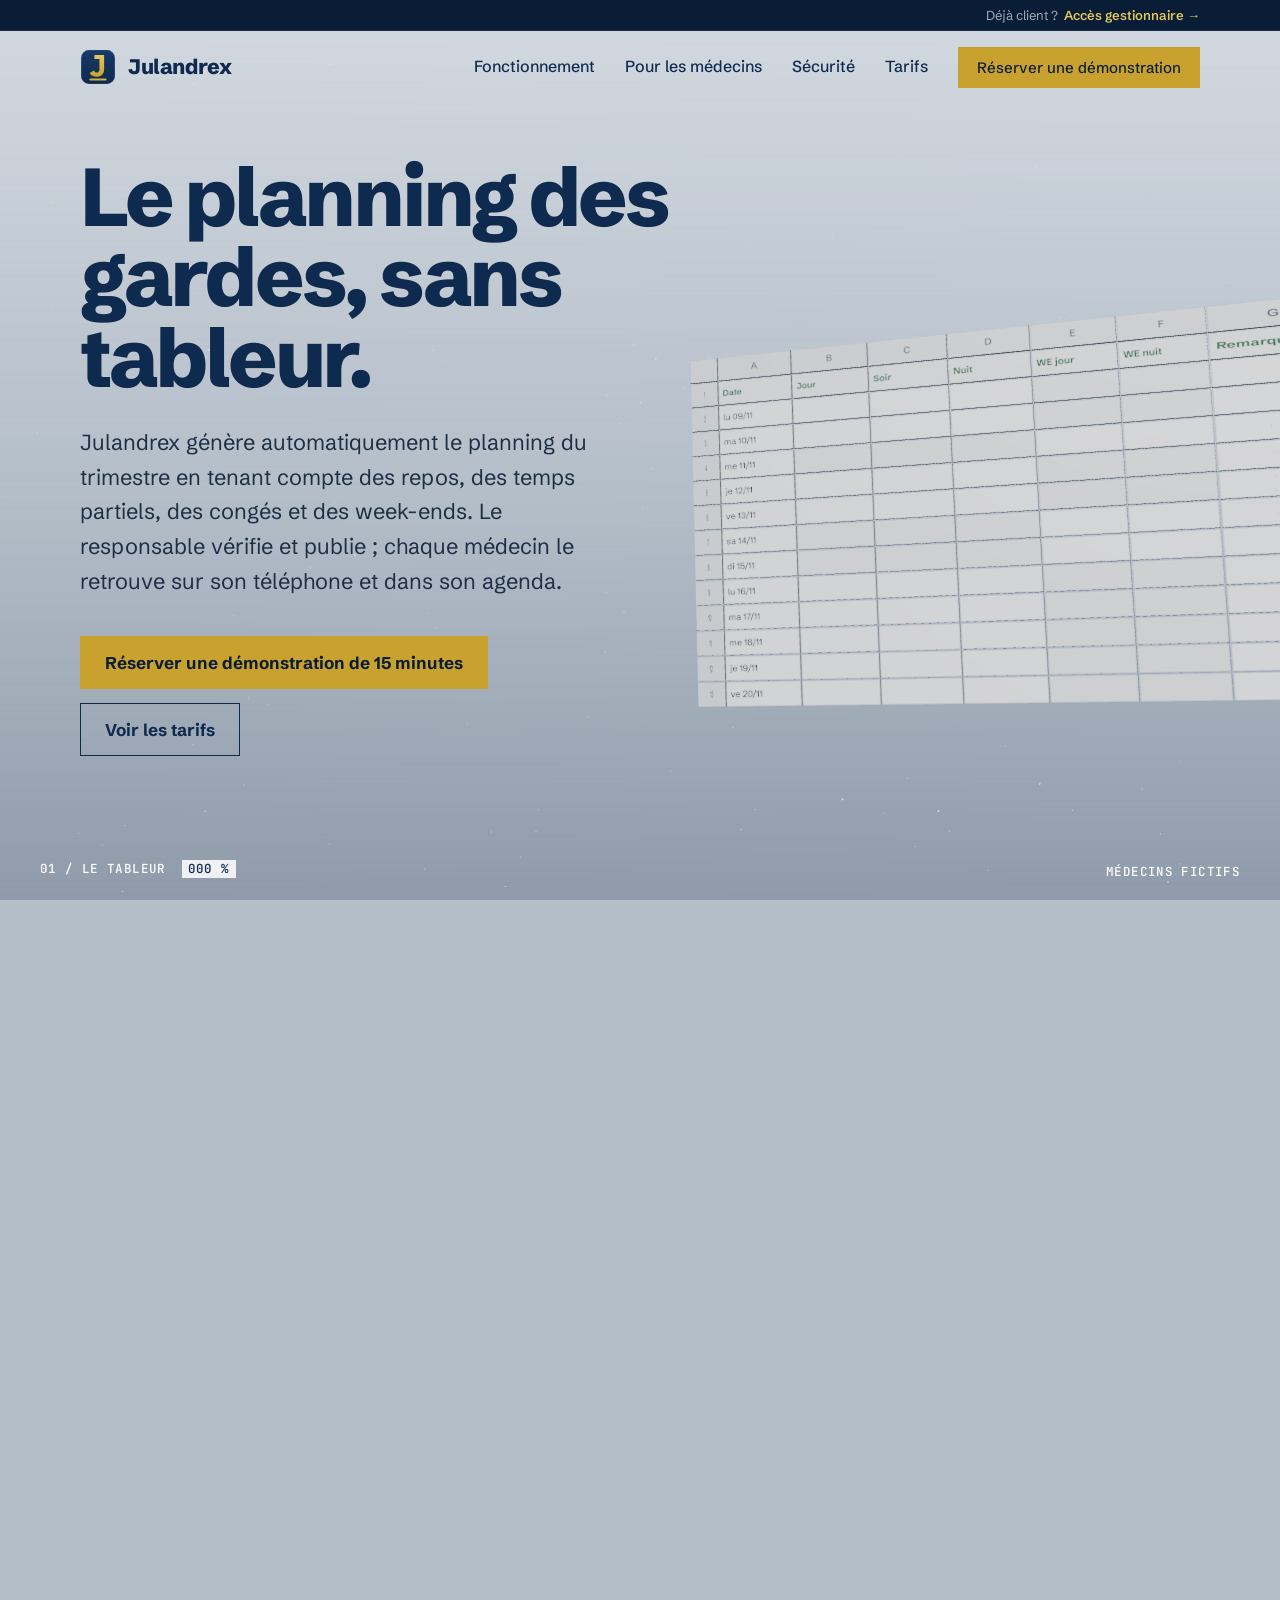
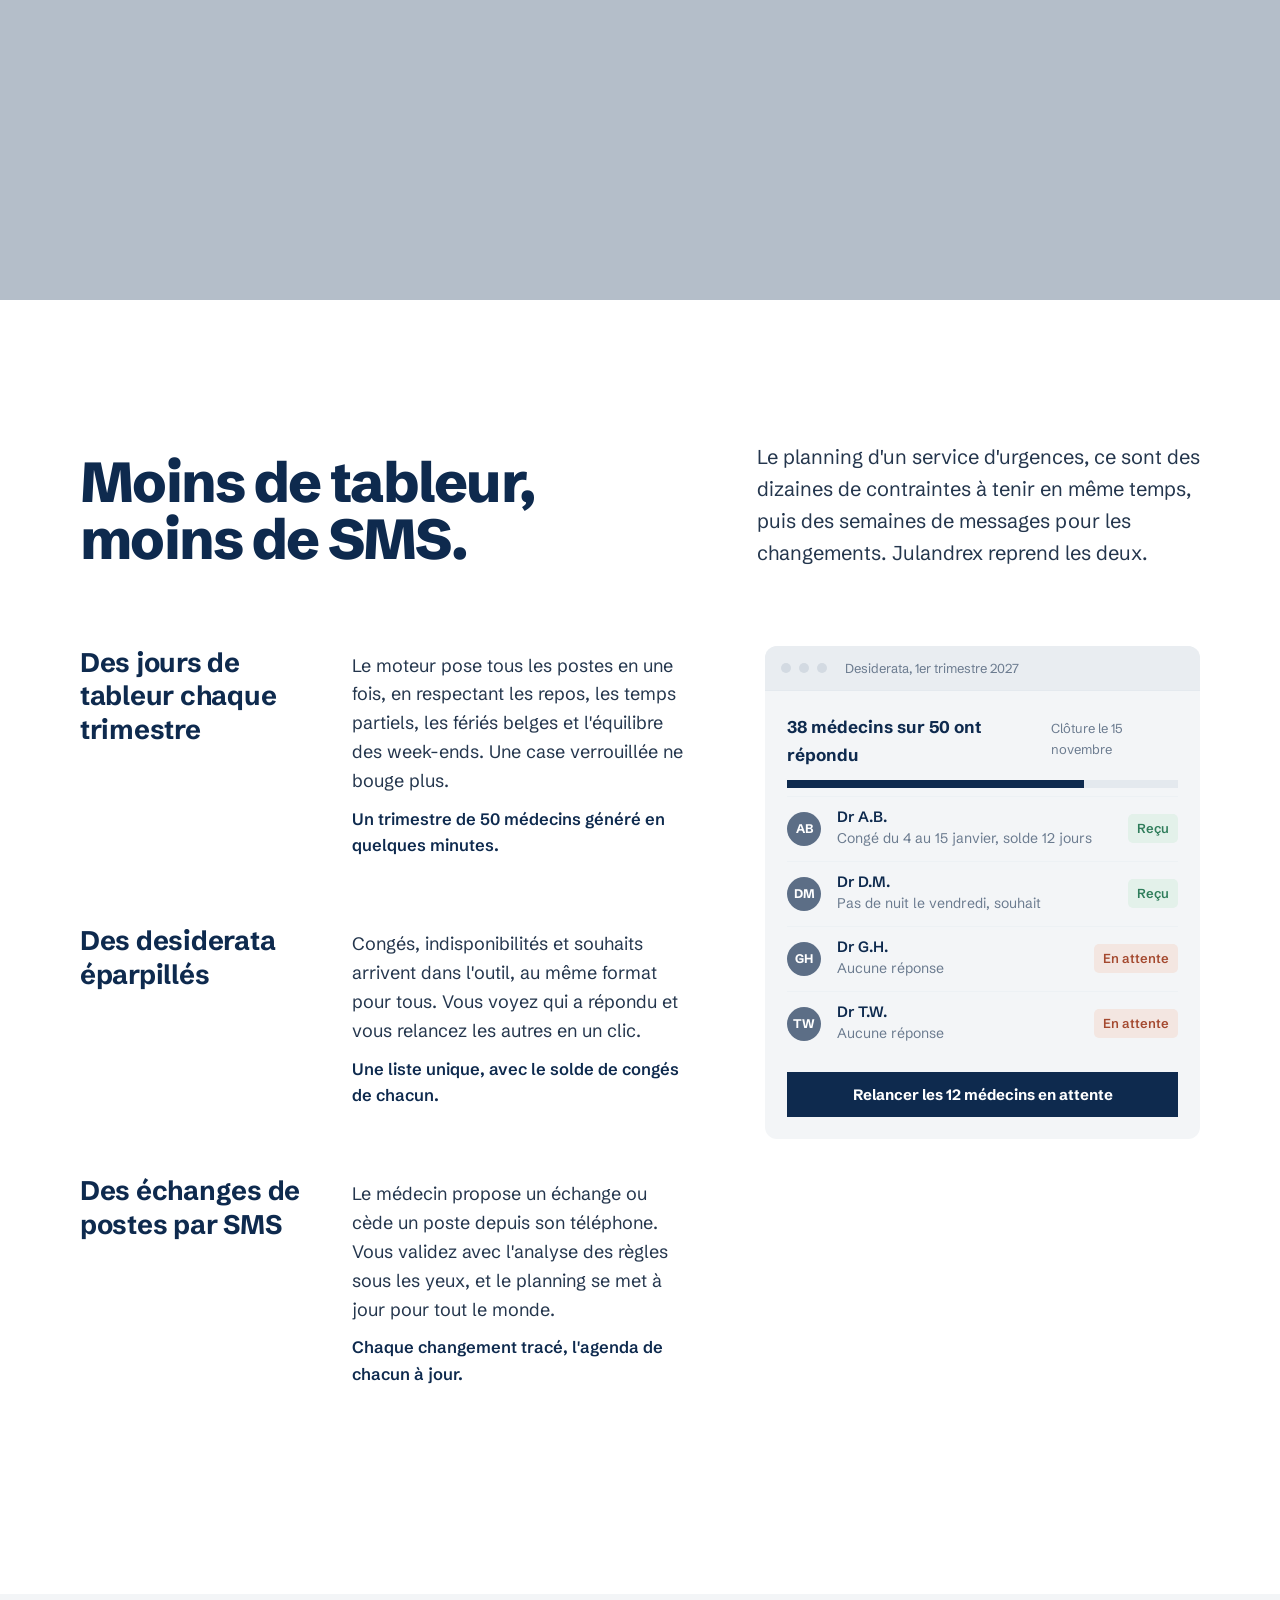
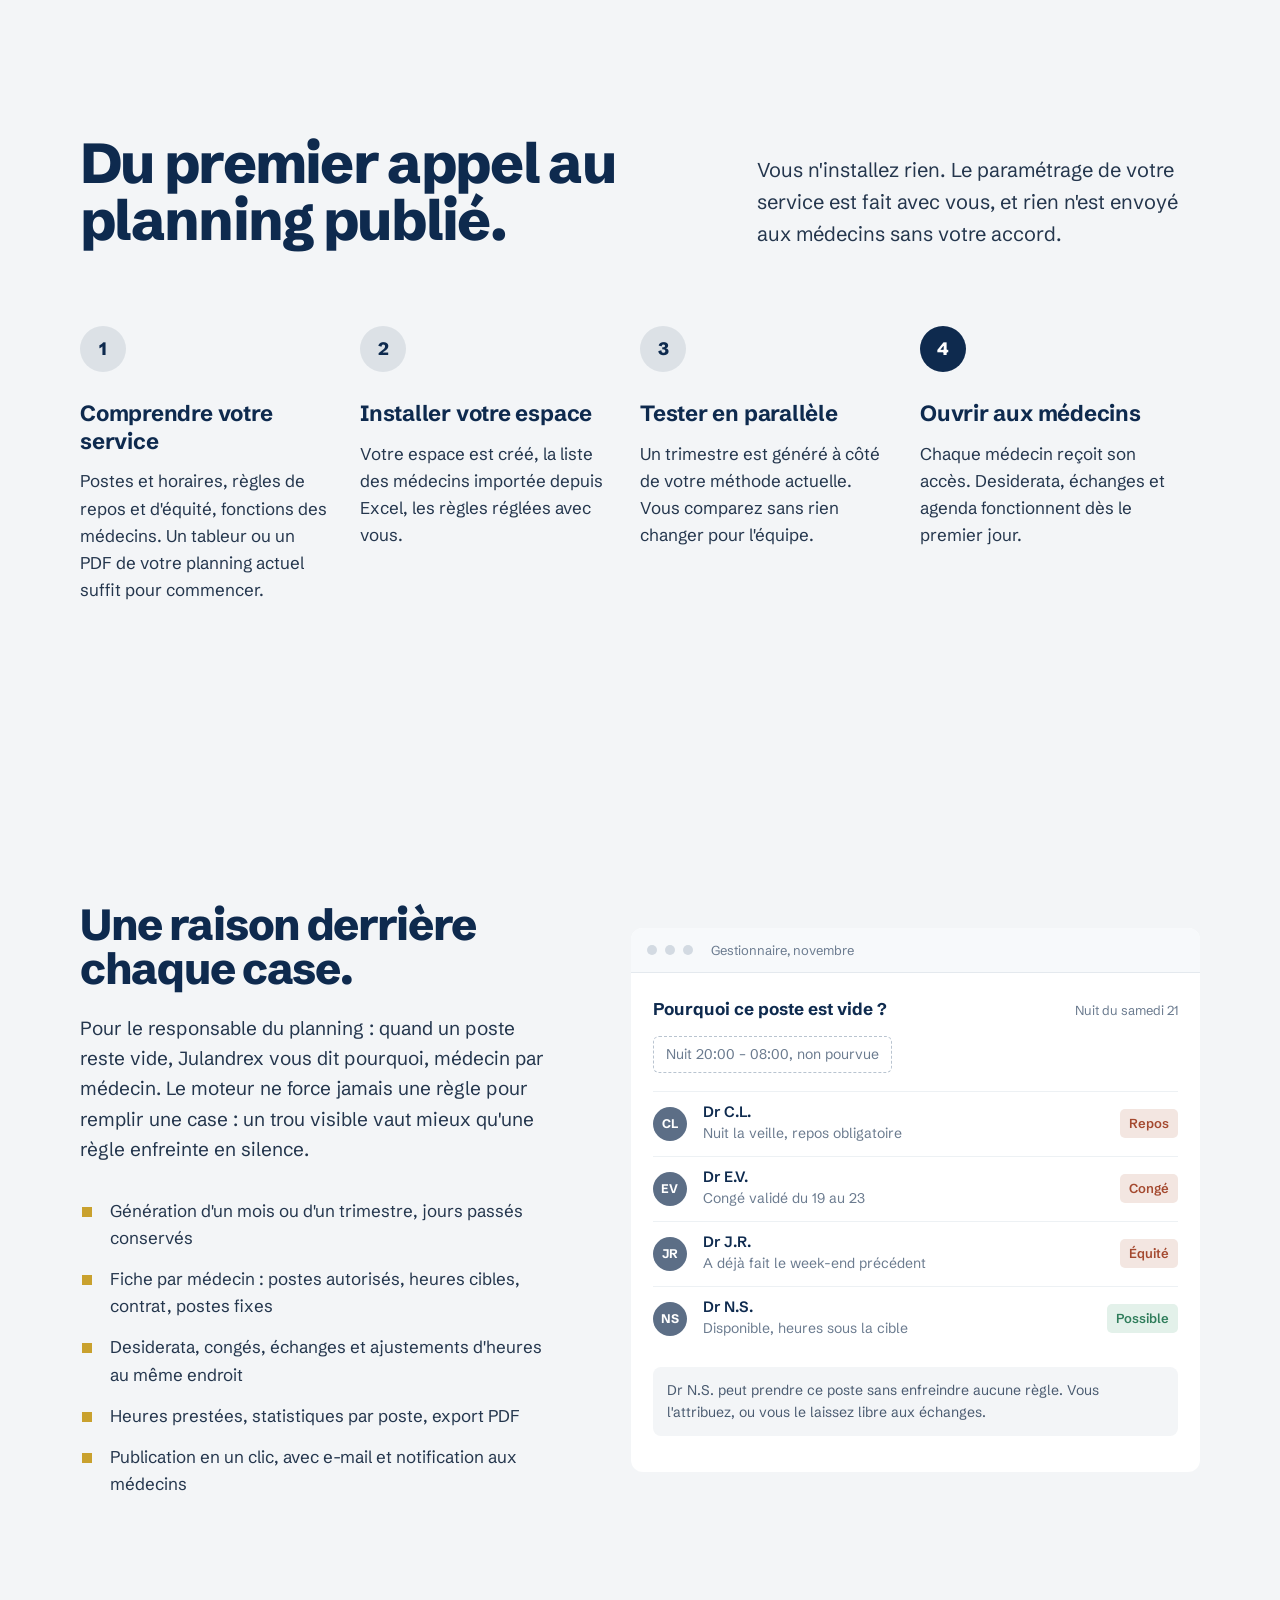
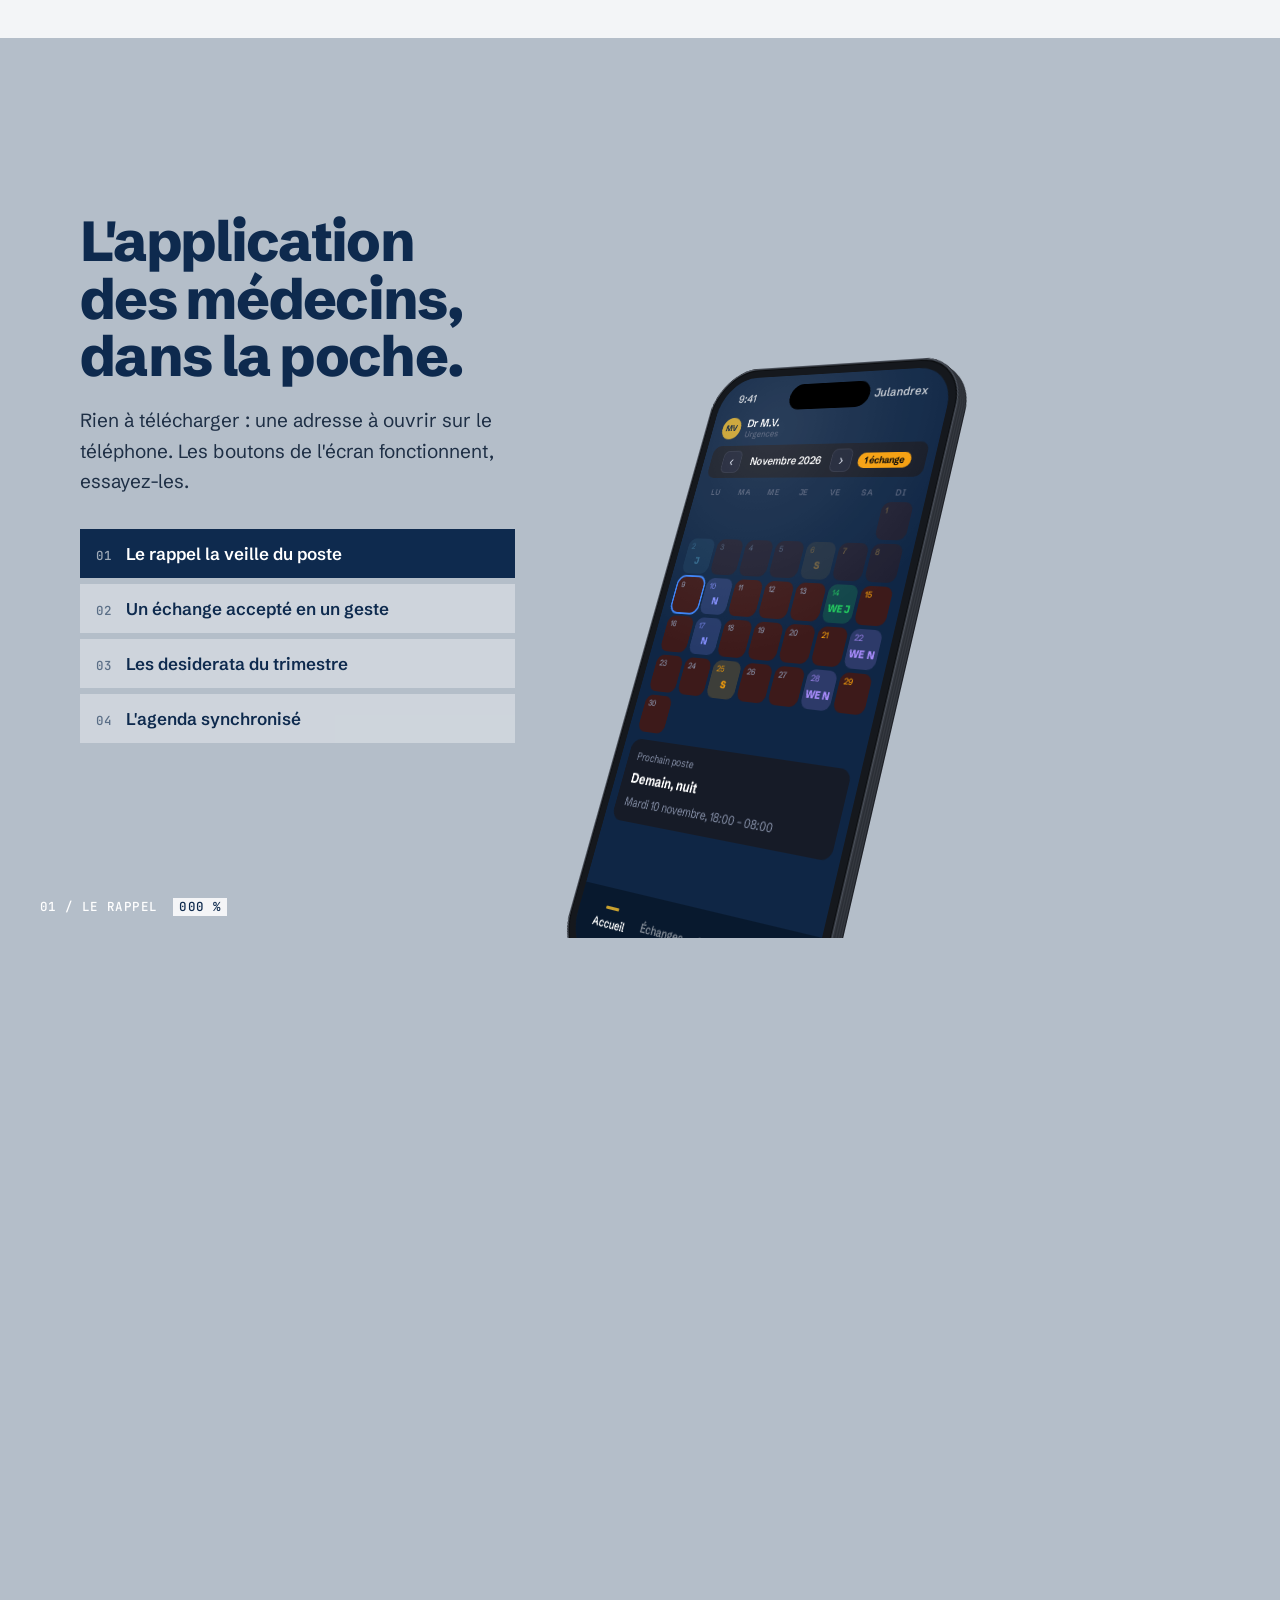
<file: index.html>
<!doctype html>
<html lang="fr-BE" class="no-js">
<head>
<meta charset="utf-8">
<meta name="viewport" content="width=device-width, initial-scale=1">
<title>Julandrex, planning des gardes</title>
<meta name="description" content="Julandrex construit le planning des gardes de votre service selon ses règles, et chaque médecin le consulte sur son téléphone : desiderata, échanges, agenda. Conçu par un urgentiste belge.">
<meta property="og:title" content="Julandrex, planning des gardes">
<meta property="og:description" content="Le trimestre construit selon les règles du service. Chaque médecin le reçoit sur son téléphone.">
<meta property="og:type" content="website">
<meta property="og:locale" content="fr_BE">
<meta property="og:image" content="assets/julandrex-logo-256.png">
<meta name="theme-color" content="#0A1D36">
<link rel="icon" href="assets/julandrex-logo.svg" type="image/svg+xml">
<link rel="apple-touch-icon" href="assets/julandrex-logo-256.png">
<link rel="stylesheet" href="assets/fonts.css">
<link rel="stylesheet" href="assets/style.css">
<link rel="stylesheet" href="assets/ticket-demo.css">
<script>document.documentElement.className = "js";</script>
</head>
<body>

<header class="entete">
  <div class="barre-client"><div class="wrap"><span>Déjà client ?</span> <a href="https://julandrex.github.io/gestionnaire/">Accès gestionnaire <span aria-hidden="true">→</span></a></div></div>
  <div class="wrap">
    <a class="marque" href="./" aria-label="Julandrex, accueil"><img src="assets/julandrex-logo.svg" alt="" width="36" height="36">Julandrex</a>
    <button class="burger" aria-label="Menu" aria-expanded="false" aria-controls="nav"><svg viewBox="0 0 24 24" fill="none" stroke="currentColor" stroke-width="2" stroke-linecap="round"><path d="M4 7h16M4 12h16M4 17h16"/></svg></button>
    <nav class="nav" id="nav" aria-label="Navigation principale">
      <a href="#fonctionnement">Fonctionnement</a>
      <a href="#medecins">Pour les médecins</a>
      <a href="#securite">Sécurité</a>
      <a href="#tarifs">Tarifs</a>
      <a class="btn btn-or" href="#demo">Réserver une démonstration</a>
    </nav>
  </div>
</header>

<main id="contenu">

<!-- Premier écran : le planning se construit bloc par bloc au défilement -->
<section class="ouverture" id="scene" aria-labelledby="titre">
  <div class="scene-pin">
    <div class="scene-texte wrap">
      <h1 id="titre">Le planning des gardes, sans tableur.</h1>
      <p class="chapeau">Julandrex génère automatiquement le planning du trimestre en tenant compte des repos, des temps partiels, des congés et des week-ends. Le responsable vérifie et publie ; chaque médecin le retrouve sur son téléphone et dans son agenda.</p>
      <div class="actions">
        <a class="btn btn-or" href="#demo">Réserver une démonstration de 15 minutes</a>
        <a class="btn btn-ligne" href="#tarifs">Voir les tarifs</a>
      </div>
      <ul class="preuve">
        <li><span>En service depuis</span> <b>septembre 2026</b></li>
        <li><span>Testé dans un service d'urgences de</span> <b>50 médecins</b></li>
        <li><span>Hébergé à</span> <b>Francfort (UE)</b></li>
      </ul>
    </div>

    <div class="scene-plateau">
      <div class="tableau-cadre" id="plateau" data-ui>
        <div class="tableau-barre">
          <div class="titre">Urgences, <span id="periode-txt">du 9 au 22 novembre</span><span id="etat-gen">Génération en cours</span></div>
          <div class="compteur"><b id="compte">0</b> / <span id="total">37</span> postes attribués</div>
        </div>
        <div class="tableau-defile" tabindex="0" aria-label="Tableau de garde">
          <div class="grille" id="grille" role="img"></div>
        </div>
        <ul class="regles" aria-label="Règles du service">
          <li><svg viewBox="0 0 20 20" fill="none" stroke="currentColor" stroke-width="2.2" stroke-linecap="round" stroke-linejoin="round"><path d="M4 10.5l4 4 8-9"/></svg>Repos complet le lendemain d'une nuit</li>
          <li><svg viewBox="0 0 20 20" fill="none" stroke="currentColor" stroke-width="2.2" stroke-linecap="round" stroke-linejoin="round"><path d="M4 10.5l4 4 8-9"/></svg>Jamais deux nuits de suite</li>
          <li><svg viewBox="0 0 20 20" fill="none" stroke="currentColor" stroke-width="2.2" stroke-linecap="round" stroke-linejoin="round"><path d="M4 10.5l4 4 8-9"/></svg>Postes répartis selon le temps de travail</li>
          <li><svg viewBox="0 0 20 20" fill="none" stroke="currentColor" stroke-width="2.2" stroke-linecap="round" stroke-linejoin="round"><path d="M4 10.5l4 4 8-9"/></svg>Le 11 novembre couvert comme un dimanche</li>
        </ul>
      </div>
    </div>

    <canvas class="film-toile" aria-hidden="true"></canvas>
    <div class="film-chap" data-de="0.12" data-a="0.27">
      <p class="film-grand">Chaque trimestre, le même tableur.</p>
      <p class="film-petit">Des dizaines de noms placés à la main, case par case, en vérifiant les repos de tête.</p>
    </div>
    <div class="film-chap" data-de="0.27" data-a="0.45">
      <p class="film-grand">Un congé, un échange : tout est à refaire.</p>
      <p class="film-petit">Une absence suffit pour défaire la moitié du planning et créer des conflits qu'on découvre trop tard.</p>
    </div>
    <div class="film-chap film-chap-centre" data-de="0.46" data-a="0.6">
      <p class="film-grand">Un clic, et le planning se génère.</p>
      <p class="film-petit">Le moteur place chaque poste en tenant les repos, les temps partiels, les congés validés et l'équité des week-ends. Vous vérifiez, vous publiez.</p>
    </div>
    <div class="film-chap" data-phase="5" data-de="0.02" data-a="0.3">
      <p class="film-grand">Un médecin tombe malade ?</p>
      <p class="film-petit">Vous déclarez l'absence : ses postes se libèrent, et Julandrex propose pour chacun les collègues qui peuvent le reprendre sans enfreindre de règle.</p>
    </div>
    <p class="film-remp-etat" aria-hidden="true">2 postes repris, 0 règle enfreinte. Les remplaçants sont prévenus à la publication.</p>
    <div class="film-gen" aria-hidden="true"><span class="film-gen-btn">Générer le trimestre</span><span id="film-gen-etat">prêt</span></div>
    <svg class="film-traits" aria-hidden="true"></svg>
    <div class="film-etiquettes"></div>
    <div class="film-bulle" hidden></div>
    <p class="film-hud film-hud-g" aria-hidden="true"><span id="film-chap">01 / Le tableur</span><b id="film-pct">000 %</b></p>
    <p class="film-hud film-hud-d" aria-hidden="true"><span id="film-aide">Survolez le planning</span><span>Médecins fictifs</span></p>
    <p class="hud hud-gauche" aria-hidden="true"><span id="hud-phase">Faites défiler pour construire le planning</span><b id="hud-pct">0 %</b></p>
    <p class="hud hud-droite"><span><i></i>En or, les postes de Dr M.V., ceux qu'il retrouve sur son téléphone.</span><span>Médecins fictifs, exemple d'illustration.</span></p>
  </div>
</section>

<!-- Ce que l'outil remplace -->
<section class="avant" aria-labelledby="t-avant">
  <div class="wrap">
    <div class="sect-tete">
      <h2 id="t-avant" class="rev">Moins de tableur, moins de SMS.</h2>
      <p class="rev">Le planning d'un service d'urgences, ce sont des dizaines de contraintes à tenir en même temps, puis des semaines de messages pour les changements. Julandrex reprend les deux.</p>
    </div>
    <div class="avant-corps">
      <div class="situations">
        <div class="situation rev">
          <h3>Des jours de tableur chaque trimestre</h3>
          <div>
            <p>Le moteur pose tous les postes en une fois, en respectant les repos, les temps partiels, les fériés belges et l'équilibre des week-ends. Une case verrouillée ne bouge plus.</p>
            <p class="apres">Un trimestre de 50 médecins généré en quelques minutes.</p>
          </div>
        </div>
        <div class="situation rev">
          <h3>Des desiderata éparpillés</h3>
          <div>
            <p>Congés, indisponibilités et souhaits arrivent dans l'outil, au même format pour tous. Vous voyez qui a répondu et vous relancez les autres en un clic.</p>
            <p class="apres">Une liste unique, avec le solde de congés de chacun.</p>
          </div>
        </div>
        <div class="situation rev">
          <h3>Des échanges de postes par SMS</h3>
          <div>
            <p>Le médecin propose un échange ou cède un poste depuis son téléphone. Vous validez avec l'analyse des règles sous les yeux, et le planning se met à jour pour tout le monde.</p>
            <p class="apres">Chaque changement tracé, l'agenda de chacun à jour.</p>
          </div>
        </div>
      </div>
      <div class="fenetre rev" data-ui aria-label="Exemple : suivi des desiderata du trimestre">
        <div class="fenetre-barre"><i></i><i></i><i></i><span>Desiderata, 1er trimestre 2027</span></div>
        <div class="fenetre-corps">
          <div class="pourquoi-titre"><b>38 médecins sur 50 ont répondu</b><span>Clôture le 15 novembre</span></div>
          <div class="jauge" aria-hidden="true"><i style="width:76%"></i></div>
          <ul class="raisons">
            <li><span class="av">AB</span><span><span class="nom">Dr A.B.</span><span class="motif">Congé du 4 au 15 janvier, solde 12 jours</span></span><span class="etat ok">Reçu</span></li>
            <li><span class="av">DM</span><span><span class="nom">Dr D.M.</span><span class="motif">Pas de nuit le vendredi, souhait</span></span><span class="etat ok">Reçu</span></li>
            <li><span class="av">GH</span><span><span class="nom">Dr G.H.</span><span class="motif">Aucune réponse</span></span><span class="etat">En attente</span></li>
            <li><span class="av">TW</span><span><span class="nom">Dr T.W.</span><span class="motif">Aucune réponse</span></span><span class="etat">En attente</span></li>
          </ul>
          <button class="relance" type="button">Relancer les 12 médecins en attente</button>
          <p class="relance-ok" role="status" hidden>Relance envoyée par e-mail et notification.</p>
        </div>
      </div>
    </div>
  </div>
</section>

<!-- Fonctionnement -->
<section id="fonctionnement" aria-labelledby="t-fonc">
  <div class="wrap">
    <div class="sect-tete">
      <h2 id="t-fonc" class="rev">Du premier appel au planning publié.</h2>
      <p class="rev">Vous n'installez rien. Le paramétrage de votre service est fait avec vous, et rien n'est envoyé aux médecins sans votre accord.</p>
    </div>
    <ol class="etapes">
      <li class="rev"><h3>Comprendre votre service</h3><p>Postes et horaires, règles de repos et d'équité, fonctions des médecins. Un tableur ou un PDF de votre planning actuel suffit pour commencer.</p></li>
      <li class="rev"><h3>Installer votre espace</h3><p>Votre espace est créé, la liste des médecins importée depuis Excel, les règles réglées avec vous.</p></li>
      <li class="rev"><h3>Tester en parallèle</h3><p>Un trimestre est généré à côté de votre méthode actuelle. Vous comparez sans rien changer pour l'équipe.</p></li>
      <li class="rev"><h3>Ouvrir aux médecins</h3><p>Chaque médecin reçoit son accès. Desiderata, échanges et agenda fonctionnent dès le premier jour.</p></li>
    </ol>
  </div>
</section>

<!-- Deux côtés -->
<section class="cotes" id="responsable" aria-label="Le responsable du planning">
  <div class="wrap">
    <div class="cote">
      <div class="cote-texte">
        <h2 class="rev">Une raison derrière chaque case.</h2>
        <p class="rev">Pour le responsable du planning : quand un poste reste vide, Julandrex vous dit pourquoi, médecin par médecin. Le moteur ne force jamais une règle pour remplir une case : un trou visible vaut mieux qu'une règle enfreinte en silence.</p>
        <ul class="points rev">
          <li>Génération d'un mois ou d'un trimestre, jours passés conservés</li>
          <li>Fiche par médecin : postes autorisés, heures cibles, contrat, postes fixes</li>
          <li>Desiderata, congés, échanges et ajustements d'heures au même endroit</li>
          <li>Heures prestées, statistiques par poste, export PDF</li>
          <li>Publication en un clic, avec e-mail et notification aux médecins</li>
        </ul>
      </div>
      <div class="fenetre rev" data-ui aria-label="Exemple : fenêtre « Pourquoi ce poste est vide ? »">
        <div class="fenetre-barre"><i></i><i></i><i></i><span>Gestionnaire, novembre</span></div>
        <div class="fenetre-corps">
          <div class="pourquoi-titre"><b>Pourquoi ce poste est vide ?</b><span>Nuit du samedi 21</span></div>
          <span class="vide">Nuit 20:00 – 08:00, non pourvue</span>
          <ul class="raisons">
            <li><span class="av">CL</span><span><span class="nom">Dr C.L.</span><span class="motif">Nuit la veille, repos obligatoire</span></span><span class="etat">Repos</span></li>
            <li><span class="av">EV</span><span><span class="nom">Dr E.V.</span><span class="motif">Congé validé du 19 au 23</span></span><span class="etat">Congé</span></li>
            <li><span class="av">JR</span><span><span class="nom">Dr J.R.</span><span class="motif">A déjà fait le week-end précédent</span></span><span class="etat">Équité</span></li>
            <li><span class="av">NS</span><span><span class="nom">Dr N.S.</span><span class="motif">Disponible, heures sous la cible</span></span><span class="etat ok">Possible</span></li>
          </ul>
          <p class="fenetre-pied">Dr N.S. peut prendre ce poste sans enfreindre aucune règle. Vous l'attribuez, ou vous le laissez libre aux échanges.</p>
        </div>
      </div>
    </div>
  </div>
</section>

<!-- L'application des médecins : téléphone en 3D, écrans cliquables, piloté par le défilement -->
<section class="appli" id="medecins" aria-labelledby="t-appli">
  <div class="appli-pin">
    <canvas class="appli-neige" aria-hidden="true"></canvas>

    <div class="appli-texte">
      <h2 id="t-appli">L'application des médecins, dans la poche.</h2>
      <p>Rien à télécharger : une adresse à ouvrir sur le téléphone. Les boutons de l'écran fonctionnent, essayez-les.</p>
      <ol class="appli-etapes">
        <li><button type="button" data-etape="0">Le rappel la veille du poste</button></li>
        <li><button type="button" data-etape="1">Un échange accepté en un geste</button></li>
        <li><button type="button" data-etape="2">Les desiderata du trimestre</button></li>
        <li><button type="button" data-etape="3">L'agenda synchronisé</button></li>
      </ol>
    </div>

    <div class="appli-scene">
      <div class="tel" id="tel">
        <div class="tel-couche" style="--z:-2px"></div><div class="tel-couche" style="--z:-4px"></div><div class="tel-couche" style="--z:-6px"></div>
        <div class="tel-couche" style="--z:-8px"></div><div class="tel-couche" style="--z:-10px"></div><div class="tel-couche" style="--z:-12px"></div>
        <div class="tel-couche" style="--z:-14px"></div><div class="tel-couche tel-dos" style="--z:-16px"></div>
        <div class="tel-face">
          <div class="tel-ecran" data-ui>
            <div class="tel-ilot"></div>
            <div class="tel-statut"><span>9:41</span><span>Julandrex</span></div>
            <div class="tel-notif" id="tel-notif" role="status"><b>Julandrex, maintenant</b><span>Rappel : demain, nuit 18:00 – 08:00</span></div>
            <button type="button" class="tel-notif tel-notif-echange" id="tel-notif-echange"><b>Julandrex, demande d'échange</b><span>Dr K.O. vous propose sa nuit du mardi 17 contre votre jour du jeudi 19. Touchez pour répondre.</span></button>

            <div class="vues">
              <section class="vue actif vue-cal" data-vue="accueil" aria-label="Mon planning">
                <div class="v-tb"><span class="v-av">MV</span><span class="v-nm">Dr M.V.<small>Urgences</small></span></div>
                <div class="v-mois">
                  <button type="button" class="v-nav" id="mois-prec" aria-label="Mois précédent">&lsaquo;</button>
                  <span id="mois-nom">Novembre 2026</span>
                  <button type="button" class="v-nav" id="mois-suiv" aria-label="Mois suivant">&rsaquo;</button>
                  <button type="button" class="v-pill" id="pill-echange">1 échange</button>
                </div>
                <div class="v-cal-hdr"><span>Lu</span><span>Ma</span><span>Me</span><span>Je</span><span>Ve</span><span>Sa</span><span>Di</span></div>
                <div class="v-cal" id="v-cal" role="grid" aria-label="Mes postes du mois"></div>
                <div class="v-detail" id="v-detail"><small>Prochain poste</small><b>Demain, nuit</b><span>Mardi 10 novembre, 18:00 – 08:00</span></div>
              </section>

              <section class="vue" data-vue="echange" aria-label="Échanges">
                <h4>Échanges</h4>
                <div class="demande-tel" id="cible-echange">
                  <b>Dr K.O. vous propose un échange</b>
                  <p>Sa nuit du mardi 17 contre votre jour du jeudi 19.</p>
                  <ul class="controles"><li>Repos respecté pour vous deux</li><li>Postes autorisés pour vous deux</li></ul>
                  <div class="choix-tel"><button type="button" class="oui" id="btn-accepter">Accepter</button><button type="button" class="non" id="btn-refuser">Refuser</button></div>
                  <ol class="suivi" id="suivi-echange">
                    <li>Accepté par vous</li><li>Validé par le responsable</li><li>Agendas mis à jour</li>
                  </ol>
                  <p class="refus" hidden>Refusé. Dr K.O. est prévenu.</p>
                </div>
                <button class="lien-tel" type="button" id="btn-proposer">Proposer un de mes postes à tous les collègues libres</button>
                <p class="lien-ok" hidden>Envoyé à 6 collègues disponibles.</p>
              </section>

              <section class="vue" data-vue="souhaits" aria-label="Desiderata">
                <h4>Desiderata, 1er trimestre</h4>
                <div class="mois-entete"><b>Janvier 2027</b><span>Solde : <em id="solde">12</em> jours</span></div>
                <div class="cal" id="cal" role="grid" aria-label="Janvier 2027"></div>
                <div class="legende-cal"><span><i class="l-conge"></i>Congé</span><span><i class="l-indispo"></i>Indisponible</span><span>Touchez un jour</span></div>
                <button type="button" class="envoyer" id="btn-envoyer">Envoyer mes souhaits</button>
                <p class="envoye" hidden>Envoyé. Réponse du responsable le 15 décembre.</p>
              </section>

              <section class="vue" data-vue="agenda" aria-label="Agenda">
                <h4>Mon agenda</h4>
                <p class="synchro"><i></i>Synchronisé avec Google Agenda</p>
                <ol class="agenda" id="cible-agenda">
                  <li><time>Ma 10</time><span class="ev ev-nuit">Nuit, Urgences<small>18:00 – 08:00</small></span></li>
                  <li><time>Sa 14</time><span class="ev">Week-end jour, Urgences<small>08:00 – 20:00</small></span></li>
                  <li><time>Ma 17</time><span class="ev ev-nuit ev-neuf">Nuit, Urgences<small>échange avec Dr K.O.</small></span></li>
                  <li><time>Di 22</time><span class="ev ev-nuit">Week-end nuit, Urgences<small>20:00 – 08:00</small></span></li>
                </ol>
                <button type="button" class="envoyer" id="btn-lien">Copier mon lien d'agenda</button>
                <p class="envoye" id="lien-copie" hidden>Lien copié. À coller dans Google ou Apple.</p>
              </section>
            </div>

            <nav class="onglets" aria-label="Menu de l'application">
              <button type="button" data-vue="accueil" class="actif">Accueil</button>
              <button type="button" data-vue="echange">Échanges</button>
              <button type="button" data-vue="souhaits">Souhaits</button>
              <button type="button" data-vue="agenda">Agenda</button>
            </nav>
            <span class="doigt" aria-hidden="true"></span>
          </div>
          <div class="tel-reflet" aria-hidden="true"></div>
        </div>
      </div>
    </div>

    <svg class="appli-traits" aria-hidden="true"><polyline id="appli-ligne"/><path id="appli-croix"/><circle id="appli-point" r="3"/></svg>
    <div class="appli-etiquettes" aria-hidden="true">
      <div class="film-etiquette" data-etape="0" data-cible="#tel-notif"><b>RAPPEL_01</b><span>Un rappel la veille</span><small>notification avant chaque poste</small></div>
      <div class="film-etiquette" data-etape="1" data-cible="#btn-accepter"><b>ECHANGE_02</b><span>Demande d'échange notifiée</span><small>acceptée en un geste, règles revérifiées</small></div>
      <div class="film-etiquette" data-etape="2" data-cible="#cal"><b>SOUHAITS_03</b><span>Desiderata en deux minutes</span><small>congés et indisponibilités du trimestre</small></div>
      <div class="film-etiquette" data-etape="3" data-cible="#cible-agenda"><b>AGENDA_04</b><span>Dans son agenda</span><small>Google ou Apple, mis à jour automatiquement</small></div>
    </div>
    <p class="appli-hud" aria-hidden="true"><span id="appli-chap">01 / Le rappel</span><b id="appli-pct">000 %</b></p>
  </div>
</section>

<!-- Sécurité -->
<section class="securite" id="securite" aria-labelledby="t-secu">
  <div class="wrap">
    <div class="sect-tete">
      <h2 id="t-secu" class="rev">Vos données restent en Europe.</h2>
      <p class="rev">Aucune donnée de patient. Seulement les plannings, les congés et les coordonnées des médecins, avec un cadre écrit pour chacune.</p>
    </div>
    <div class="garanties">
      <div class="garantie rev"><h3>Hébergé dans l'Union européenne</h3><p>Base de données à Francfort, copie de sauvegarde chiffrée, restauration testée.</p></div>
      <div class="garantie rev"><h3>Accès protégés</h3><p>Double authentification obligatoire pour les responsables, mots de passe hachés, journal des accès.</p></div>
      <div class="garantie rev"><h3>Hôpitaux cloisonnés</h3><p>Chaque hôpital ne voit que ses données. Le cloisonnement est vérifié par une batterie de tests.</p></div>
      <div class="garantie rev"><h3>RGPD</h3><p>Conditions et notice propres à votre hôpital, purges automatiques, export complet de vos données sur simple demande écrite, à tout moment.</p></div>
      <div class="garantie rev"><h3>Contrat de sous-traitance</h3><p>Convention et contrat article 28 : votre hôpital reste responsable du traitement, Julandrex est sous-traitant.</p></div>
      <div class="garantie rev"><h3>NIS2</h3><p>Auto-évaluation CyberFundamentals Basic et analyse de risques, transmises sur demande à votre DPO.</p></div>
    </div>
    <p class="note">Votre DPO veut le dossier complet avant la démonstration ? <a class="lien" href="#demo">Demandez la fiche sécurité et conformité</a>.</p>
  </div>
</section>

<!-- Origine -->
<section class="origine" aria-labelledby="t-origine">
  <div class="wrap">
    <div>
      <h2 id="t-origine" class="sr">D'où vient Julandrex</h2>
      <blockquote class="rev">« J'ai créé Julandrex pour aider mon équipe : un planning clair pour chacun, une information qui circule sans détour, et plus de temps pour soigner. »</blockquote>
      <p class="signature"><b>Dr Giuseppe Sorce</b>Médecin urgentiste, concepteur de Julandrex</p>
    </div>
    <dl class="faits rev">
      <div><dt>Premier service équipé</dt><dd>Urgences en Belgique</dd></div>
      <div><dt>Testé dans un service de</dt><dd>50 médecins</dd></div>
      <div><dt>En service depuis</dt><dd>septembre 2026</dd></div>
      <div><dt>Fériés et fuseau</dt><dd>Belges et heure de Bruxelles</dd></div>
      <div><dt>Langue</dt><dd>Français</dd></div>
    </dl>
  </div>
</section>

<!-- Tarifs -->
<section class="tarifs" id="tarifs" aria-labelledby="t-tarifs">
  <div class="wrap">
    <div class="sect-tete">
      <h2 id="t-tarifs" class="rev">Un prix selon la taille du service.</h2>
      <p class="rev">Toutes les fonctions sont comprises, pour le responsable comme pour les médecins. Un trimestre d'essai en parallèle, gratuit et sans engagement, avant de vous décider.</p>
    </div>

    <div class="calcul rev">
      <div class="calcul-reglage">
        <label for="effectif">Médecins actifs dans le service</label>
        <p class="aide">Ceux qui figurent au planning, assistants compris.</p>
        <div class="effectif"><output id="effectif-val" for="effectif">50</output><span>médecins</span></div>
        <input type="range" id="effectif" min="5" max="120" step="1" value="50">
        <div class="echelle" aria-hidden="true"><span style="left:0.0%">5</span><span style="left:8.7%">15</span><span style="left:30.43%">40</span><span style="left:65.22%">80</span><span style="left:100.0%">120+</span></div>
        <div class="periode" role="group" aria-label="Période de paiement">
          <button type="button" data-p="mensuel" aria-pressed="true">Mensuel</button>
          <button type="button" data-p="annuel" aria-pressed="false">Annuel <span class="gain">2 mois offerts</span></button>
        </div>
      </div>
      <div class="calcul-prix" aria-live="polite">
        <div class="formule" id="formule-nom"></div>
        <div class="montant"><b id="montant"></b><span id="unite"></span></div>
        <p class="detail" id="detail"></p>
        <a class="btn btn-or" id="btn-souscrire" href="commander.html">Commander cette formule</a>
        <p class="sous-btn">Paiement sur facture, par virement à 30 jours date de facture. <a href="#demo">Commencer par l'essai</a></p>
      </div>
    </div>

    <div class="inclus rev">
      <div>
        <h3>Compris dans l'abonnement</h3>
        <ul>
          <li><span>Médecins, postes et règles</span><span>Illimités</span></li>
          <li><span>Outil du responsable et application des médecins</span><span>Inclus</span></li>
          <li><span>E-mails, notifications, agenda</span><span>Inclus</span></li>
          <li><span>Hébergement UE et sauvegardes</span><span>Inclus</span></li>
          <li><span>Support par e-mail</span><span>Réponse sous 1 jour ouvrable</span></li>
        </ul>
      </div>
      <div>
        <h3>Mise en route et services</h3>
        <ul>
          <li><span>Essai d'un trimestre en parallèle</span><span>Gratuit, sans engagement</span></li>
          <li><span>Paramétrage et import des médecins</span><span>600 € HTVA, offert en annuel</span></li>
          <li><span>Paiement annuel</span><span>12 mois pour le prix de 10</span></li>
          <li><span>Travaux sur demande (saisies, exports particuliers)</span><span>70 € HTVA de l'heure</span></li>
          <li><span>Plusieurs services ou sites</span><span>Sur devis</span></li>
        </ul>
      </div>
    </div>
  </div>
</section>

<!-- Questions -->
<section class="faq" aria-labelledby="t-faq">
  <div class="wrap">
    <h2 id="t-faq" class="rev">Questions fréquentes</h2>
    <div class="liste rev">
      <details><summary>Faut-il installer quelque chose à l'hôpital ?</summary><p>Non. Le responsable travaille dans son navigateur, les médecins sur leur téléphone. Aucun accès à votre réseau ni à votre dossier patient n'est nécessaire.</p></details>
      <details><summary>Le moteur peut-il imposer un planning ?</summary><p>Non. Julandrex propose, le responsable décide. Les cases verrouillées ne bougent pas, et rien n'est publié ni envoyé aux médecins sans votre action.</p></details>
      <details><summary>Nos règles sont particulières. Est-ce que ça marchera ?</summary><p>Les règles de repos, d'équité, de temps partiel, de postes autorisés et de week-ends se règlent par service. Pendant l'essai, un trimestre réel est généré à côté du vôtre : vous jugez sur pièce.</p></details>
      <details><summary>Les assistants sont-ils pris en compte ?</summary><p>Oui. Leurs postes autorisés et leurs heures cibles sont propres à leur fiche, et le relevé des heures du trimestre est disponible pour le suivi de la loi du 12 décembre 2010.</p></details>
      <details><summary>Comment se passe le paiement pour un hôpital ?</summary><p>Le plus souvent sur facture, avec votre numéro de bon de commande, par virement à 30 jours date de facture. Le paiement par carte ou par domiciliation SEPA sera aussi proposé.</p></details>
      <details><summary>Et si notre hôpital arrête l'abonnement ?</summary><p>L'abonnement mensuel s'arrête à la fin du mois en cours. Vous recevez l'export complet de vos données, puis elles sont effacées selon le contrat de sous-traitance.</p></details>
      <details><summary>Et si Julandrex s'arrête ?</summary><p>La convention prévoit un préavis de 3 mois, la remise complète de vos données (fichiers et plannings en PDF), une personne de suppléance et le dépôt du code source chez un tiers indépendant, ouvert à votre hôpital si Julandrex cesse son activité.</p></details>
    </div>
  </div>
</section>

<!-- Démonstration -->
<section class="demo" id="demo" aria-labelledby="t-demo">
  <div class="wrap">
    <div>
      <h2 id="t-demo" class="rev">Quinze minutes pour juger.</h2>
      <p>Je vous montre la génération d'un trimestre, la vue d'un médecin et un échange de postes, sur un hôpital de démonstration. Ensuite, si vous le souhaitez, on prépare l'essai avec votre planning actuel.</p>
      <p class="direct">Vous préférez écrire directement ? <a href="mailto:sorcegiuseppepro@gmail.com">sorcegiuseppepro@gmail.com</a></p>
    </div>
    <form class="formulaire rev" id="form-demo" novalidate>
      <div class="duo">
        <div class="champ"><label for="d-nom">Nom *</label><input id="d-nom" name="nom" autocomplete="name" required></div>
        <div class="champ"><label for="d-fonction">Fonction</label><input id="d-fonction" name="fonction" placeholder="Chef de service, responsable du planning…"></div>
      </div>
      <div class="duo">
        <div class="champ"><label for="d-hopital">Hôpital et service *</label><input id="d-hopital" name="hopital" autocomplete="organization" required></div>
        <div class="champ"><label for="d-taille">Nombre de médecins</label><select id="d-taille" name="taille"><option>Moins de 15</option><option>De 16 à 40</option><option selected>De 41 à 80</option><option>Plus de 80</option></select></div>
      </div>
      <div class="duo">
        <div class="champ"><label for="d-email">E-mail professionnel *</label><input id="d-email" name="email" type="email" autocomplete="email" required></div>
        <div class="champ"><label for="d-tel">Téléphone *</label><input id="d-tel" name="tel" type="tel" autocomplete="tel" required></div>
      </div>
      <div class="champ"><label for="d-msg">Votre service en quelques mots</label><textarea id="d-msg" name="message" placeholder="Postes, gardes, ce qui vous prend le plus de temps aujourd'hui…"></textarea></div>
      <div class="sr" aria-hidden="true"><label for="d-site">Ne pas remplir</label><input id="d-site" name="site_web" tabindex="-1" autocomplete="off"></div>
      <p class="erreur" role="alert"></p>
      <div><button class="btn btn-or" type="submit" id="btn-demo">Demander ma démonstration</button></div>
      <p class="mention" id="demo-envoye" hidden role="status">Merci, votre demande est envoyée. Je vous contacte sous un jour ouvrable pour fixer la démonstration.</p>
      <p class="mention">Vos coordonnées servent uniquement à vous répondre. <a href="confidentialite.html">Confidentialité</a></p>
    </form>
  </div>
</section>

</main>

<footer class="pied">
  <div class="wrap">
    <div>
      <a class="marque" href="./"><img src="assets/julandrex-logo.svg" alt="" width="36" height="36">Julandrex</a>
      <p>Planning des gardes pour les services hospitaliers. Une aide à la décision : le planning publié reste validé par le responsable du service.</p>
    </div>
    <div>
      <h4>Produit</h4>
      <ul><li><a href="#fonctionnement">Fonctionnement</a></li><li><a href="#securite">Sécurité</a></li><li><a href="#tarifs">Tarifs</a></li><li><a href="commander.html">Commander</a></li><li><a href="https://julandrex.github.io/gestionnaire/">Accès gestionnaire</a></li></ul>
    </div>
    <div>
      <h4>Informations</h4>
      <ul><li><a href="mentions-legales.html">Mentions légales</a></li><li><a href="confidentialite.html">Confidentialité</a></li><li><a href="conditions.html">Conditions générales</a></li><li><a href="mailto:sorcegiuseppepro@gmail.com">Contact</a></li></ul>
    </div>
    <p class="pied-nom" aria-hidden="true">Julandrex</p>
    <div class="bas"><span>© <span class="annee">2026</span> Julandrex</span><span>Conçu en Belgique, par un médecin urgentiste</span></div>
  </div>
</footer>

<script src="assets/config.js"></script>
<script src="assets/site.js"></script>
<script src="assets/ticket-demo.js"></script>
<script src="assets/appli.js"></script>
<script type="module" src="assets/film.js"></script>
</body>
</html>
</file>
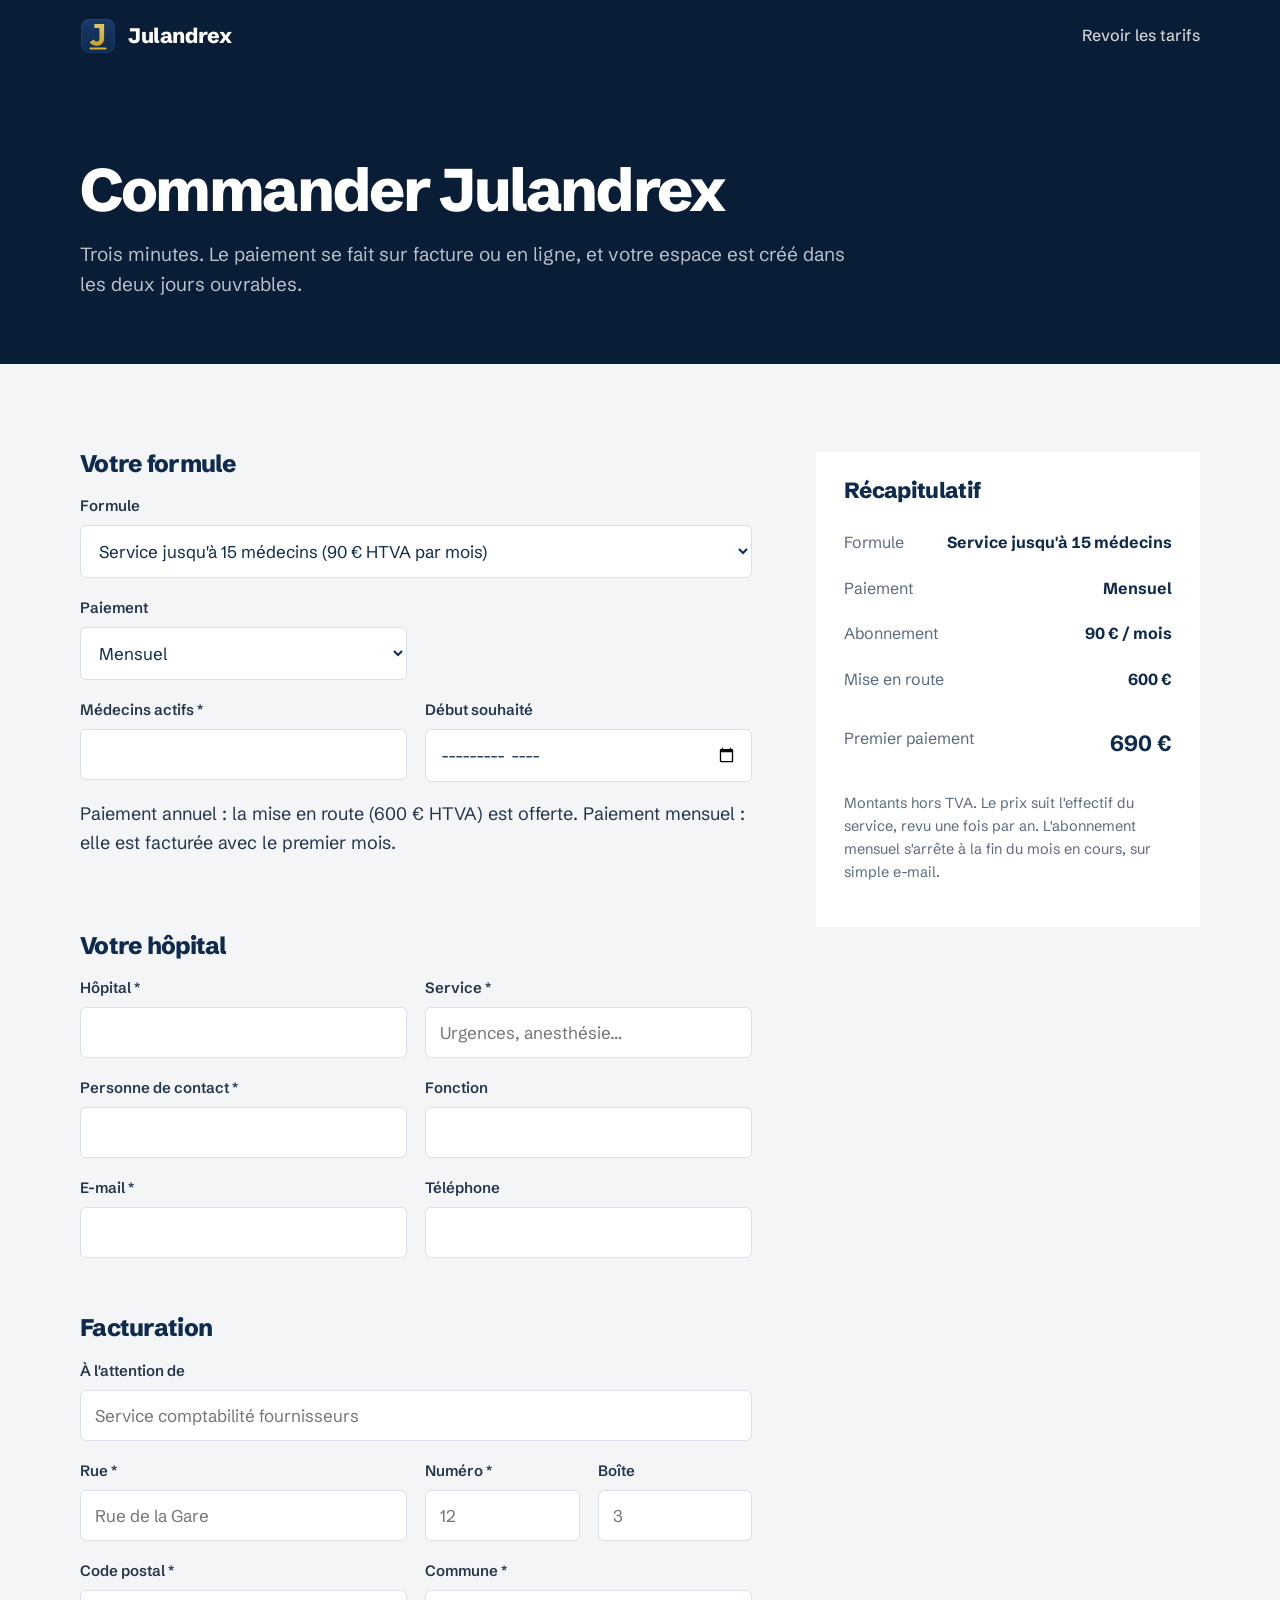
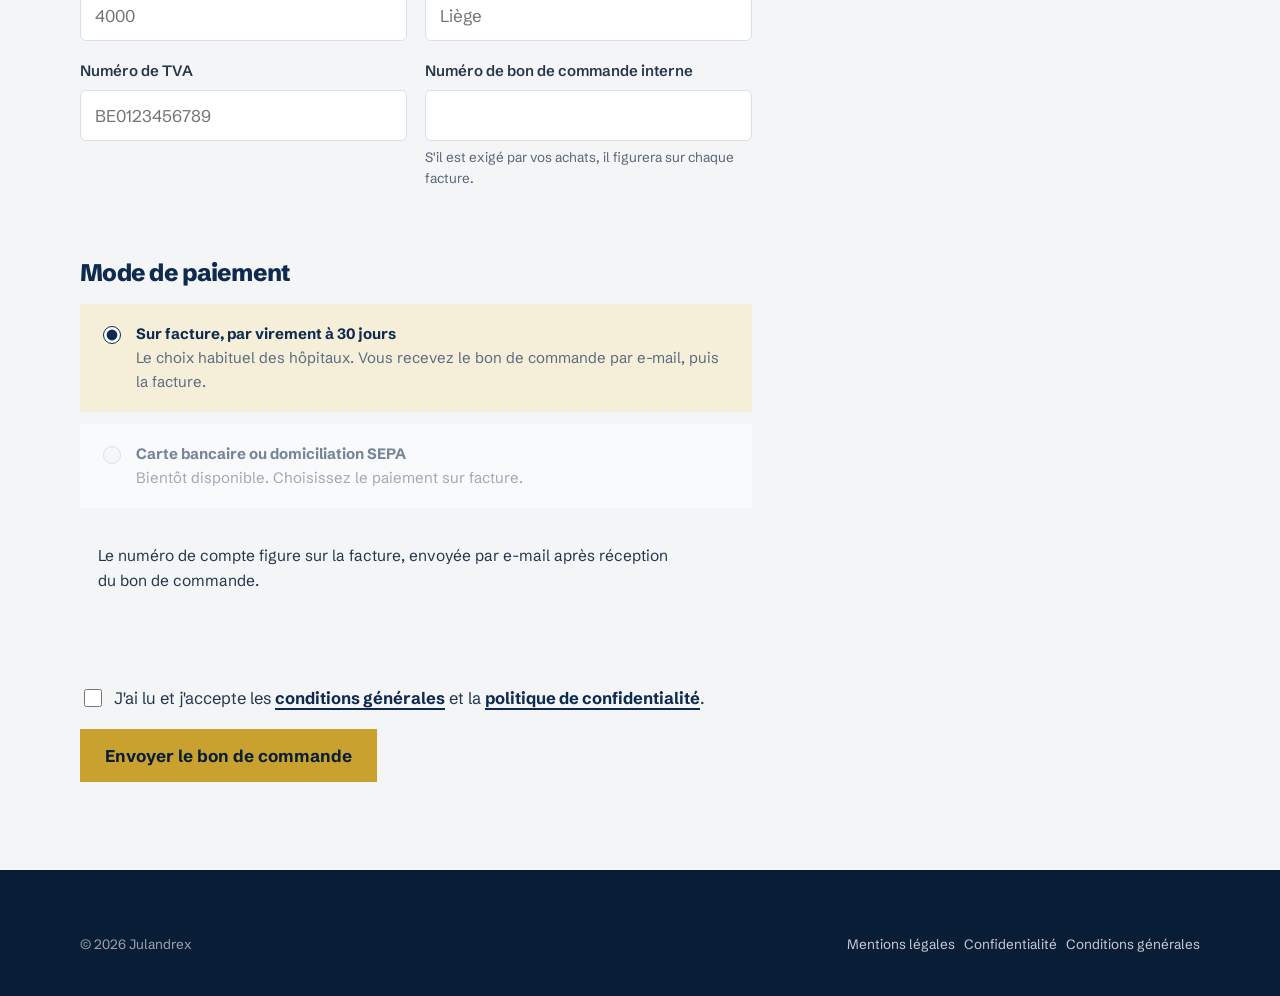
<file: commander.html>
<!doctype html>
<html lang="fr-BE" class="no-js">
<head>
<meta charset="utf-8">
<meta name="viewport" content="width=device-width, initial-scale=1">
<title>Commander Julandrex</title>
<meta name="description" content="Commander l'abonnement Julandrex pour votre service : paiement sur facture par virement, par carte ou par domiciliation SEPA.">
<meta name="theme-color" content="#0A1D36">
<link rel="icon" href="assets/julandrex-logo.svg" type="image/svg+xml">
<link rel="stylesheet" href="assets/fonts.css">
<link rel="stylesheet" href="assets/style.css">
<script>document.documentElement.className = "js";</script>
</head>
<body>

<header class="entete">
  <div class="wrap">
    <a class="marque" href="./" aria-label="Julandrex, accueil"><img src="assets/julandrex-logo.svg" alt="" width="36" height="36">Julandrex</a>
    <nav class="nav nav-courte" aria-label="Navigation">
      <a href="./#tarifs">Revoir les tarifs</a>
    </nav>
  </div>
</header>

<main>
  <div class="page-tete">
    <div class="wrap">
      <h1>Commander Julandrex</h1>
      <p>Trois minutes. Le paiement se fait sur facture ou en ligne, et votre espace est créé dans les deux jours ouvrables.</p>
    </div>
  </div>

  <div class="page-corps">
    <div class="wrap commande">
      <form id="form-commande" class="formulaire" novalidate>

        <div class="bloc">
          <h2>Votre formule</h2>
          <div class="champ"><label for="c-formule">Formule</label><select id="c-formule" name="formule"></select></div>
          <div class="duo" style="margin-top:18px">
            <div class="champ"><label for="c-periode">Paiement</label><select id="c-periode" name="periode"><option value="mensuel">Mensuel</option><option value="annuel">Annuel, 2 mois offerts</option></select></div>
          </div>
          <div class="duo" style="margin-top:18px">
            <div class="champ"><label for="c-medecins">Médecins actifs *</label><input id="c-medecins" name="medecins" type="number" min="1" max="500" inputmode="numeric"></div>
            <div class="champ"><label for="c-debut">Début souhaité</label><input id="c-debut" name="debut" type="month"></div>
          </div>
          <p class="aide" id="note-mer" style="margin-top:18px">Paiement annuel : la mise en route (600 € HTVA) est offerte. Paiement mensuel : elle est facturée avec le premier mois.</p>
        </div>

        <div class="bloc">
          <h2>Votre hôpital</h2>
          <div class="duo">
            <div class="champ"><label for="c-hopital">Hôpital *</label><input id="c-hopital" name="hopital" autocomplete="organization"></div>
            <div class="champ"><label for="c-service">Service *</label><input id="c-service" name="service" placeholder="Urgences, anesthésie…"></div>
          </div>
          <div class="duo" style="margin-top:18px">
            <div class="champ"><label for="c-contact">Personne de contact *</label><input id="c-contact" name="contact" autocomplete="name"></div>
            <div class="champ"><label for="c-fonction">Fonction</label><input id="c-fonction" name="fonction"></div>
          </div>
          <div class="duo" style="margin-top:18px">
            <div class="champ"><label for="c-email">E-mail *</label><input id="c-email" name="email" type="email" autocomplete="email"></div>
            <div class="champ"><label for="c-tel">Téléphone</label><input id="c-tel" name="tel" type="tel" autocomplete="tel"></div>
          </div>
        </div>

        <div class="bloc">
          <h2>Facturation</h2>
          <div class="champ"><label for="c-adr-att">À l'attention de</label><input id="c-adr-att" name="adresse_attention" autocomplete="organization" placeholder="Service comptabilité fournisseurs"></div>
          <div class="duo" style="margin-top:18px">
            <div class="champ"><label for="c-adr-rue">Rue *</label><input id="c-adr-rue" name="adresse_rue" autocomplete="address-line1" placeholder="Rue de la Gare"></div>
            <div class="duo">
              <div class="champ"><label for="c-adr-num">Numéro *</label><input id="c-adr-num" name="adresse_numero" maxlength="10" placeholder="12"></div>
              <div class="champ"><label for="c-adr-bte">Boîte</label><input id="c-adr-bte" name="adresse_boite" maxlength="10" placeholder="3"></div>
            </div>
          </div>
          <div class="duo" style="margin-top:18px">
            <div class="champ"><label for="c-adr-cp">Code postal *</label><input id="c-adr-cp" name="adresse_cp" autocomplete="postal-code" inputmode="numeric" maxlength="4" placeholder="4000"></div>
            <div class="champ"><label for="c-adr-commune">Commune *</label><input id="c-adr-commune" name="adresse_commune" autocomplete="address-level2" placeholder="Liège"></div>
          </div>
          <input type="hidden" name="adresse">
          <div class="duo" style="margin-top:18px">
            <div class="champ"><label for="c-tva">Numéro de TVA</label><input id="c-tva" name="tva" placeholder="BE0123456789"></div>
            <div class="champ"><label for="c-po">Numéro de bon de commande interne</label><input id="c-po" name="po" aria-describedby="c-po-aide"><p class="aide" id="c-po-aide">S'il est exigé par vos achats, il figurera sur chaque facture.</p></div>
          </div>
        </div>

        <div class="bloc">
          <h2>Mode de paiement</h2>
          <div class="mode">
            <label><input type="radio" name="mode" id="mode-facture" value="facture" checked><span><b>Sur facture, par virement à 30 jours</b><span>Le choix habituel des hôpitaux. Vous recevez le bon de commande par e-mail, puis la facture.</span></span></label>
            <label><input type="radio" name="mode" id="mode-carte" value="carte"><span><b>Carte bancaire ou domiciliation SEPA</b><span id="carte-note">Paiement sécurisé par Stripe.</span></span></label>
          </div>
          <div class="virement" id="bloc-virement">
            <b>Coordonnées pour le virement</b>
            <dl><dt>Titulaire</dt><dd id="vir-titulaire"></dd><dt>IBAN</dt><dd id="vir-iban"></dd><dt>BIC</dt><dd id="vir-bic"></dd></dl>
          </div>
        </div>

        <label class="case"><input type="checkbox" name="conditions"> <span>J'ai lu et j'accepte les <a class="lien" href="conditions.html" target="_blank" rel="noopener">conditions générales</a> et la <a class="lien" href="confidentialite.html" target="_blank" rel="noopener">politique de confidentialité</a>.</span></label>
        <p class="erreur" role="alert"></p>
        <div><button class="btn btn-or" id="btn-commander" type="submit">Envoyer le bon de commande</button></div>

        <div class="confirmation" id="commande-envoyee" hidden role="status">
          <h2>Bon de commande <span id="ref-commande"></span> prêt</h2>
          <p>Votre messagerie s'est ouverte avec le bon de commande complet : il ne reste qu'à l'envoyer. Vous recevez la confirmation et la facture sous deux jours ouvrables. Si rien ne s'est ouvert, écrivez à <a class="lien" href="mailto:sorcegiuseppepro@gmail.com">sorcegiuseppepro@gmail.com</a> en citant cette référence.</p>
        </div>
      </form>

      <aside class="recap" aria-label="Récapitulatif">
        <h2>Récapitulatif</h2>
        <dl>
          <div><dt>Formule</dt><dd id="r-formule"></dd></div>
          <div><dt>Paiement</dt><dd id="r-periode"></dd></div>
          <div><dt>Abonnement</dt><dd id="r-abo"></dd></div>
          <div><dt>Mise en route</dt><dd id="r-mer"></dd></div>
          <div class="total"><dt>Premier paiement</dt><dd id="r-total"></dd></div>
        </dl>
        <p>Montants hors TVA. Le prix suit l'effectif du service, revu une fois par an. L'abonnement mensuel s'arrête à la fin du mois en cours, sur simple e-mail.</p>
      </aside>
    </div>
  </div>
</main>

<footer class="pied">
  <div class="wrap">
    <div class="bas"><span>© <span class="annee">2026</span> Julandrex</span><span><a href="mentions-legales.html">Mentions légales</a> &nbsp; <a href="confidentialite.html">Confidentialité</a> &nbsp; <a href="conditions.html">Conditions générales</a></span></div>
  </div>
</footer>

<script src="assets/config.js"></script>
<script src="assets/site.js"></script>
</body>
</html>
</file>
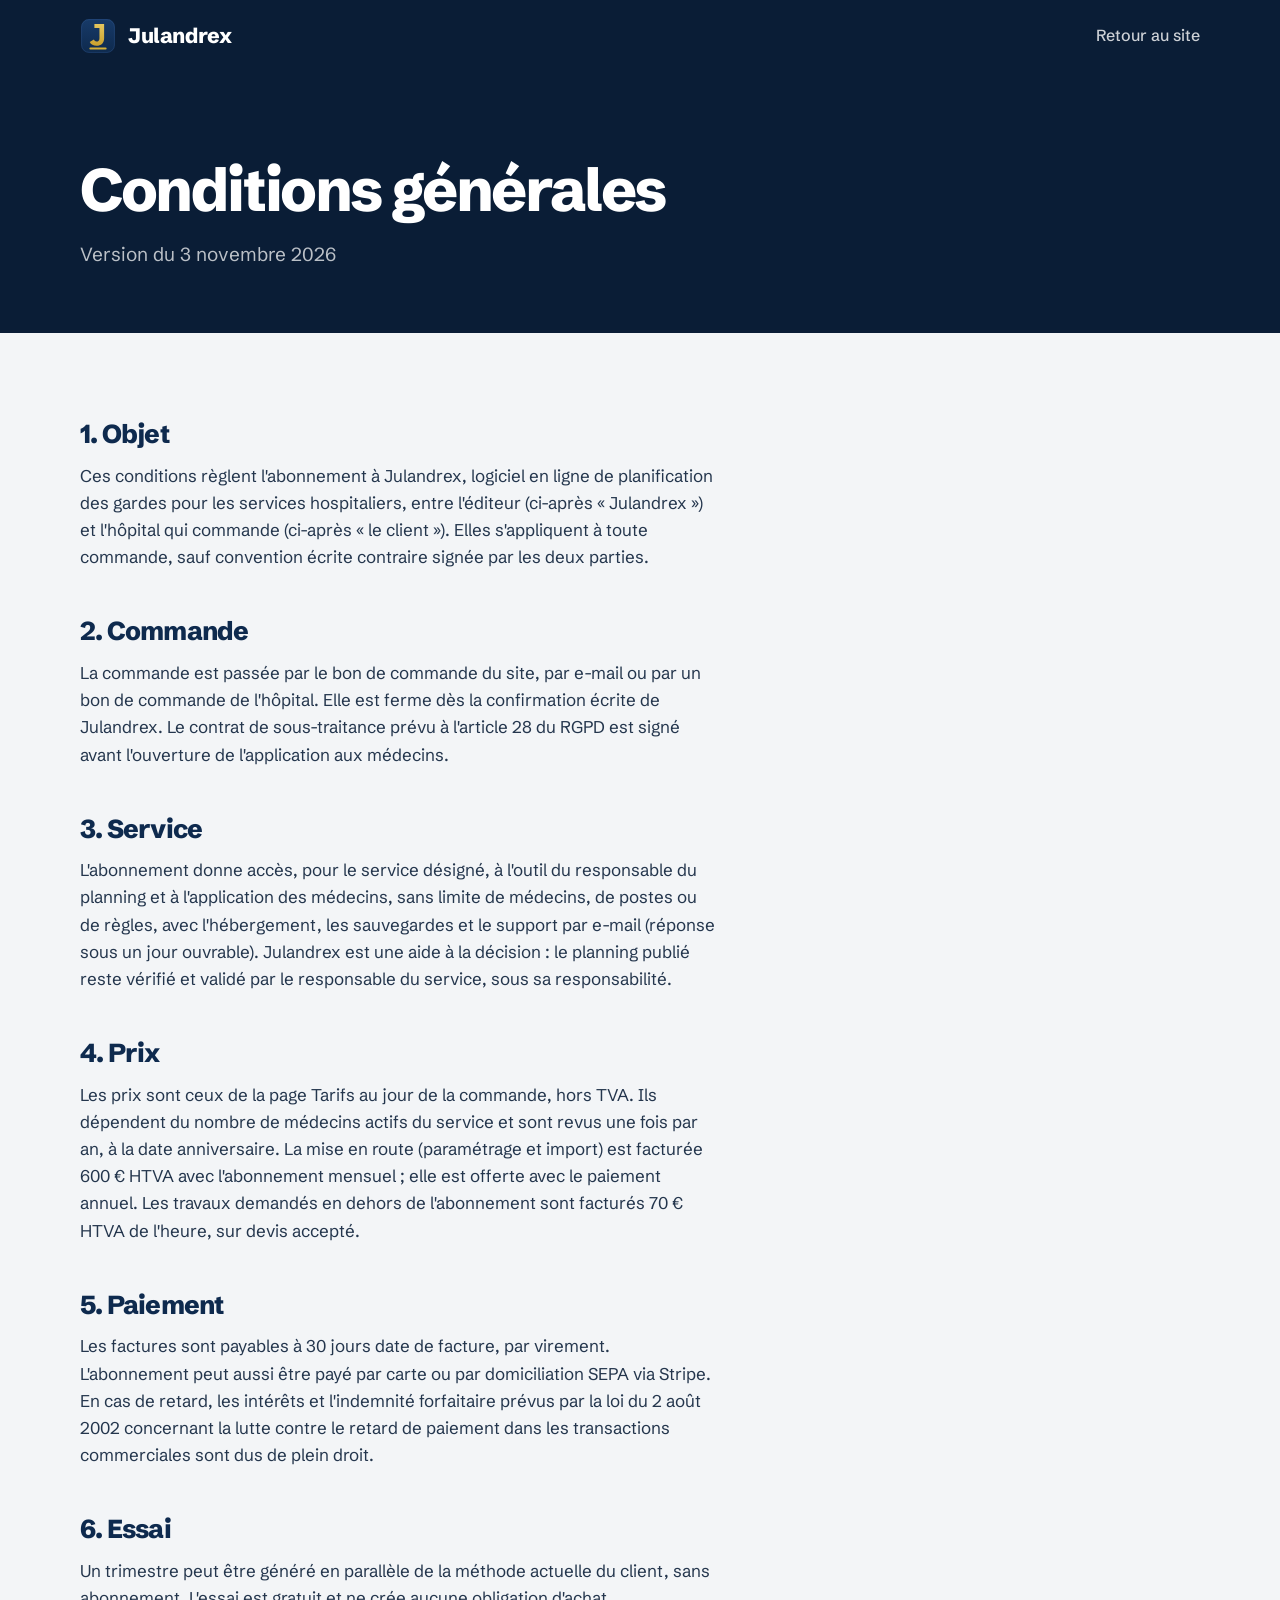
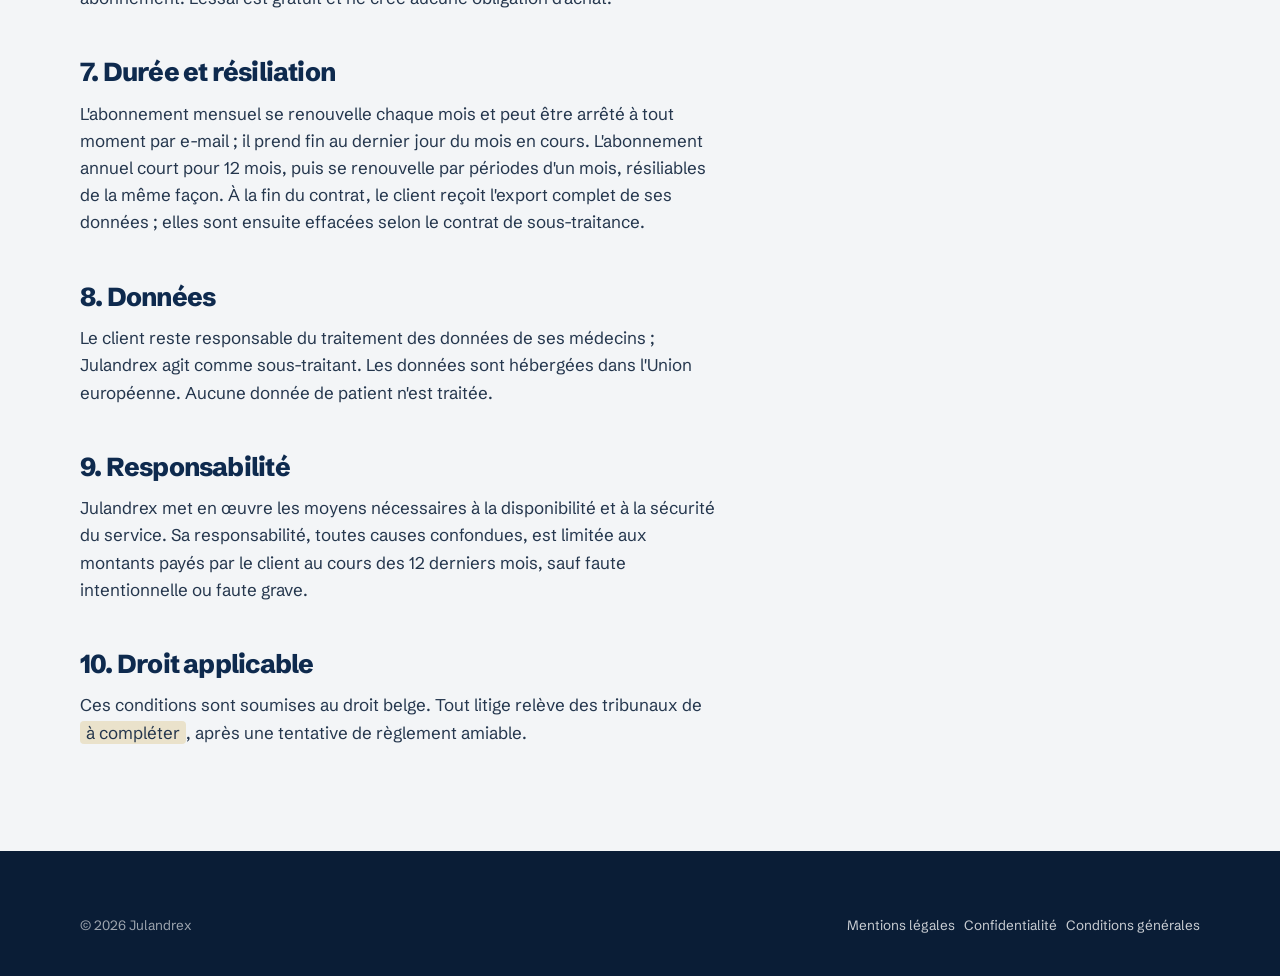
<file: conditions.html>
<!doctype html>
<html lang="fr-BE" class="no-js">
<head>
<meta charset="utf-8">
<meta name="viewport" content="width=device-width, initial-scale=1">
<title>Conditions générales, Julandrex</title>
<meta name="description" content="Conditions générales de vente et d'utilisation de l'abonnement Julandrex.">
<meta name="theme-color" content="#0A1D36">
<link rel="icon" href="assets/julandrex-logo.svg" type="image/svg+xml">
<link rel="stylesheet" href="assets/fonts.css">
<link rel="stylesheet" href="assets/style.css">
<script>document.documentElement.className = "js";</script>
</head>
<body>

<header class="entete">
  <div class="wrap">
    <a class="marque" href="./" aria-label="Julandrex, accueil"><img src="assets/julandrex-logo.svg" alt="" width="36" height="36">Julandrex</a>
    <nav class="nav nav-courte" aria-label="Navigation"><a href="./">Retour au site</a></nav>
  </div>
</header>

<main>
  <div class="page-tete"><div class="wrap"><h1>Conditions générales</h1><p class="maj">Version du 3 novembre 2026</p></div></div>
  <div class="page-corps"><div class="wrap"><div class="texte-legal">
<h2>1. Objet</h2>
<p>Ces conditions règlent l'abonnement à Julandrex, logiciel en ligne de planification des gardes pour les services hospitaliers, entre l'éditeur (ci-après « Julandrex ») et l'hôpital qui commande (ci-après « le client »). Elles s'appliquent à toute commande, sauf convention écrite contraire signée par les deux parties.</p>
<h2>2. Commande</h2>
<p>La commande est passée par le bon de commande du site, par e-mail ou par un bon de commande de l'hôpital. Elle est ferme dès la confirmation écrite de Julandrex. Le contrat de sous-traitance prévu à l'article 28 du RGPD est signé avant l'ouverture de l'application aux médecins.</p>
<h2>3. Service</h2>
<p>L'abonnement donne accès, pour le service désigné, à l'outil du responsable du planning et à l'application des médecins, sans limite de médecins, de postes ou de règles, avec l'hébergement, les sauvegardes et le support par e-mail (réponse sous un jour ouvrable). Julandrex est une aide à la décision : le planning publié reste vérifié et validé par le responsable du service, sous sa responsabilité.</p>
<h2>4. Prix</h2>
<p>Les prix sont ceux de la page Tarifs au jour de la commande, hors TVA. Ils dépendent du nombre de médecins actifs du service et sont revus une fois par an, à la date anniversaire. La mise en route (paramétrage et import) est facturée 600 € HTVA avec l'abonnement mensuel ; elle est offerte avec le paiement annuel. Les travaux demandés en dehors de l'abonnement sont facturés 70 € HTVA de l'heure, sur devis accepté.</p>
<h2>5. Paiement</h2>
<p>Les factures sont payables à 30 jours date de facture, par virement. L'abonnement peut aussi être payé par carte ou par domiciliation SEPA via Stripe. En cas de retard, les intérêts et l'indemnité forfaitaire prévus par la loi du 2 août 2002 concernant la lutte contre le retard de paiement dans les transactions commerciales sont dus de plein droit.</p>
<h2>6. Essai</h2>
<p>Un trimestre peut être généré en parallèle de la méthode actuelle du client, sans abonnement. L'essai est gratuit et ne crée aucune obligation d'achat.</p>
<h2>7. Durée et résiliation</h2>
<p>L'abonnement mensuel se renouvelle chaque mois et peut être arrêté à tout moment par e-mail ; il prend fin au dernier jour du mois en cours. L'abonnement annuel court pour 12 mois, puis se renouvelle par périodes d'un mois, résiliables de la même façon. À la fin du contrat, le client reçoit l'export complet de ses données ; elles sont ensuite effacées selon le contrat de sous-traitance.</p>
<h2>8. Données</h2>
<p>Le client reste responsable du traitement des données de ses médecins ; Julandrex agit comme sous-traitant. Les données sont hébergées dans l'Union européenne. Aucune donnée de patient n'est traitée.</p>
<h2>9. Responsabilité</h2>
<p>Julandrex met en œuvre les moyens nécessaires à la disponibilité et à la sécurité du service. Sa responsabilité, toutes causes confondues, est limitée aux montants payés par le client au cours des 12 derniers mois, sauf faute intentionnelle ou faute grave.</p>
<h2>10. Droit applicable</h2>
<p>Ces conditions sont soumises au droit belge. Tout litige relève des tribunaux de <span class="a-completer">à compléter</span>, après une tentative de règlement amiable.</p>
  </div></div></div>
</main>

<footer class="pied">
  <div class="wrap">
    <div class="bas"><span>© <span class="annee">2026</span> Julandrex</span><span><a href="mentions-legales.html">Mentions légales</a> &nbsp; <a href="confidentialite.html">Confidentialité</a> &nbsp; <a href="conditions.html">Conditions générales</a></span></div>
  </div>
</footer>
<script src="assets/config.js"></script>
<script src="assets/site.js"></script>
</body>
</html>
</file>
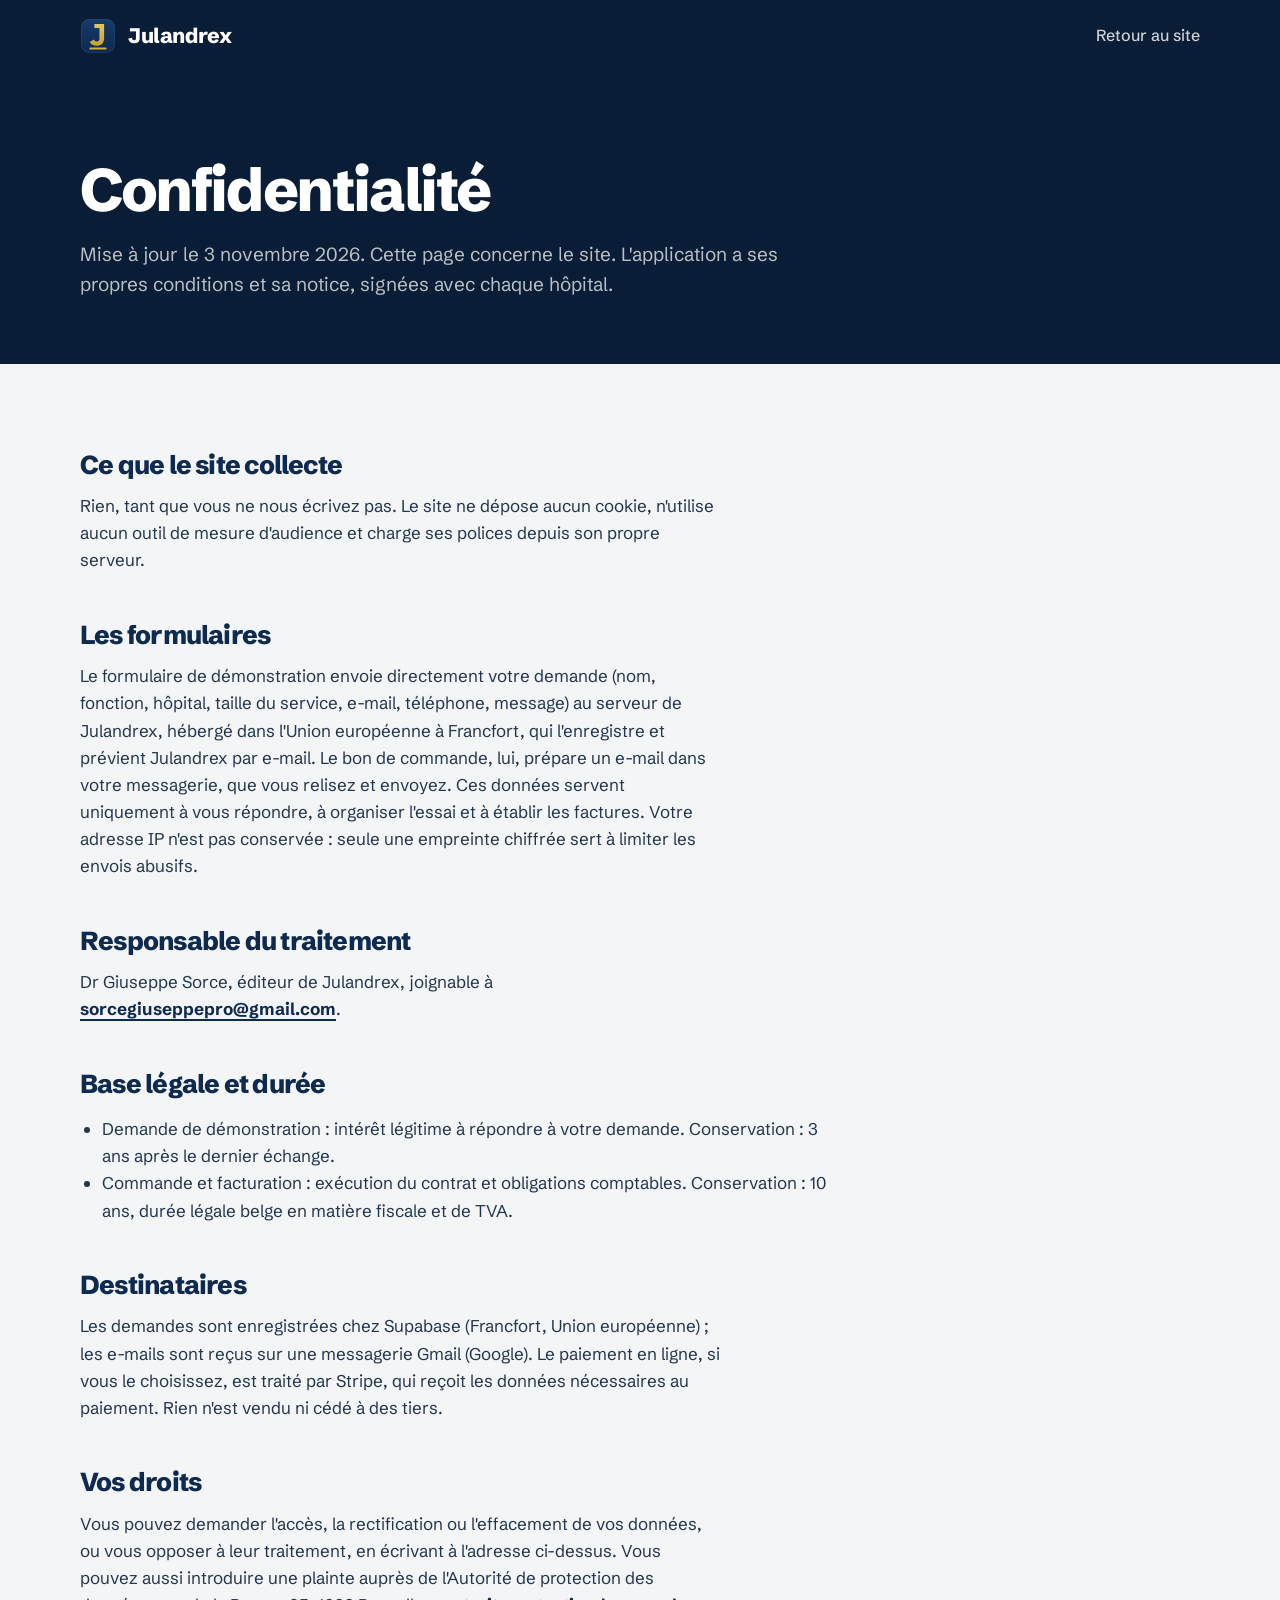
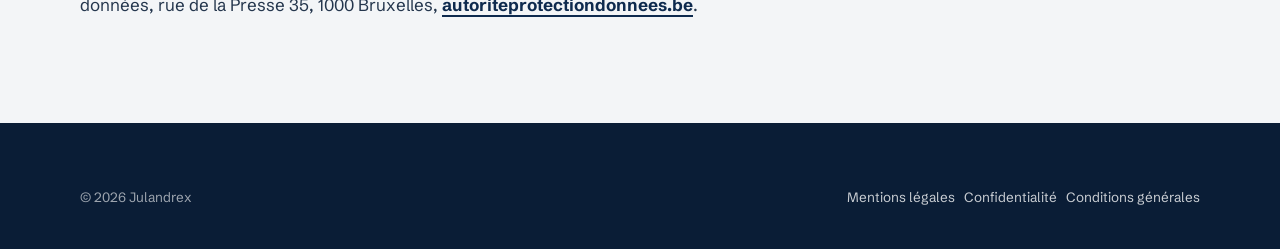
<file: confidentialite.html>
<!doctype html>
<html lang="fr-BE" class="no-js">
<head>
<meta charset="utf-8">
<meta name="viewport" content="width=device-width, initial-scale=1">
<title>Confidentialité, Julandrex</title>
<meta name="description" content="Comment le site Julandrex traite vos données personnelles.">
<meta name="theme-color" content="#0A1D36">
<link rel="icon" href="assets/julandrex-logo.svg" type="image/svg+xml">
<link rel="stylesheet" href="assets/fonts.css">
<link rel="stylesheet" href="assets/style.css">
<script>document.documentElement.className = "js";</script>
</head>
<body>

<header class="entete">
  <div class="wrap">
    <a class="marque" href="./" aria-label="Julandrex, accueil"><img src="assets/julandrex-logo.svg" alt="" width="36" height="36">Julandrex</a>
    <nav class="nav nav-courte" aria-label="Navigation"><a href="./">Retour au site</a></nav>
  </div>
</header>

<main>
  <div class="page-tete"><div class="wrap"><h1>Confidentialité</h1><p class="maj">Mise à jour le 3 novembre 2026. Cette page concerne le site. L'application a ses propres conditions et sa notice, signées avec chaque hôpital.</p></div></div>
  <div class="page-corps"><div class="wrap"><div class="texte-legal">
<h2>Ce que le site collecte</h2>
<p>Rien, tant que vous ne nous écrivez pas. Le site ne dépose aucun cookie, n'utilise aucun outil de mesure d'audience et charge ses polices depuis son propre serveur.</p>
<h2>Les formulaires</h2>
<p>Le formulaire de démonstration envoie directement votre demande (nom, fonction, hôpital, taille du service, e-mail, téléphone, message) au serveur de Julandrex, hébergé dans l'Union européenne à Francfort, qui l'enregistre et prévient Julandrex par e-mail. Le bon de commande, lui, prépare un e-mail dans votre messagerie, que vous relisez et envoyez. Ces données servent uniquement à vous répondre, à organiser l'essai et à établir les factures. Votre adresse IP n'est pas conservée : seule une empreinte chiffrée sert à limiter les envois abusifs.</p>
<h2>Responsable du traitement</h2>
<p>Dr Giuseppe Sorce, éditeur de Julandrex, joignable à <a class="lien" href="mailto:sorcegiuseppepro@gmail.com">sorcegiuseppepro@gmail.com</a>.</p>
<h2>Base légale et durée</h2>
<ul>
<li>Demande de démonstration : intérêt légitime à répondre à votre demande. Conservation : 3 ans après le dernier échange.</li>
<li>Commande et facturation : exécution du contrat et obligations comptables. Conservation : 10 ans, durée légale belge en matière fiscale et de TVA.</li>
</ul>
<h2>Destinataires</h2>
<p>Les demandes sont enregistrées chez Supabase (Francfort, Union européenne) ; les e-mails sont reçus sur une messagerie Gmail (Google). Le paiement en ligne, si vous le choisissez, est traité par Stripe, qui reçoit les données nécessaires au paiement. Rien n'est vendu ni cédé à des tiers.</p>
<h2>Vos droits</h2>
<p>Vous pouvez demander l'accès, la rectification ou l'effacement de vos données, ou vous opposer à leur traitement, en écrivant à l'adresse ci-dessus. Vous pouvez aussi introduire une plainte auprès de l'Autorité de protection des données, rue de la Presse 35, 1000 Bruxelles, <a class="lien" href="https://www.autoriteprotectiondonnees.be">autoriteprotectiondonnees.be</a>.</p>
  </div></div></div>
</main>

<footer class="pied">
  <div class="wrap">
    <div class="bas"><span>© <span class="annee">2026</span> Julandrex</span><span><a href="mentions-legales.html">Mentions légales</a> &nbsp; <a href="confidentialite.html">Confidentialité</a> &nbsp; <a href="conditions.html">Conditions générales</a></span></div>
  </div>
</footer>
<script src="assets/config.js"></script>
<script src="assets/site.js"></script>
</body>
</html>
</file>
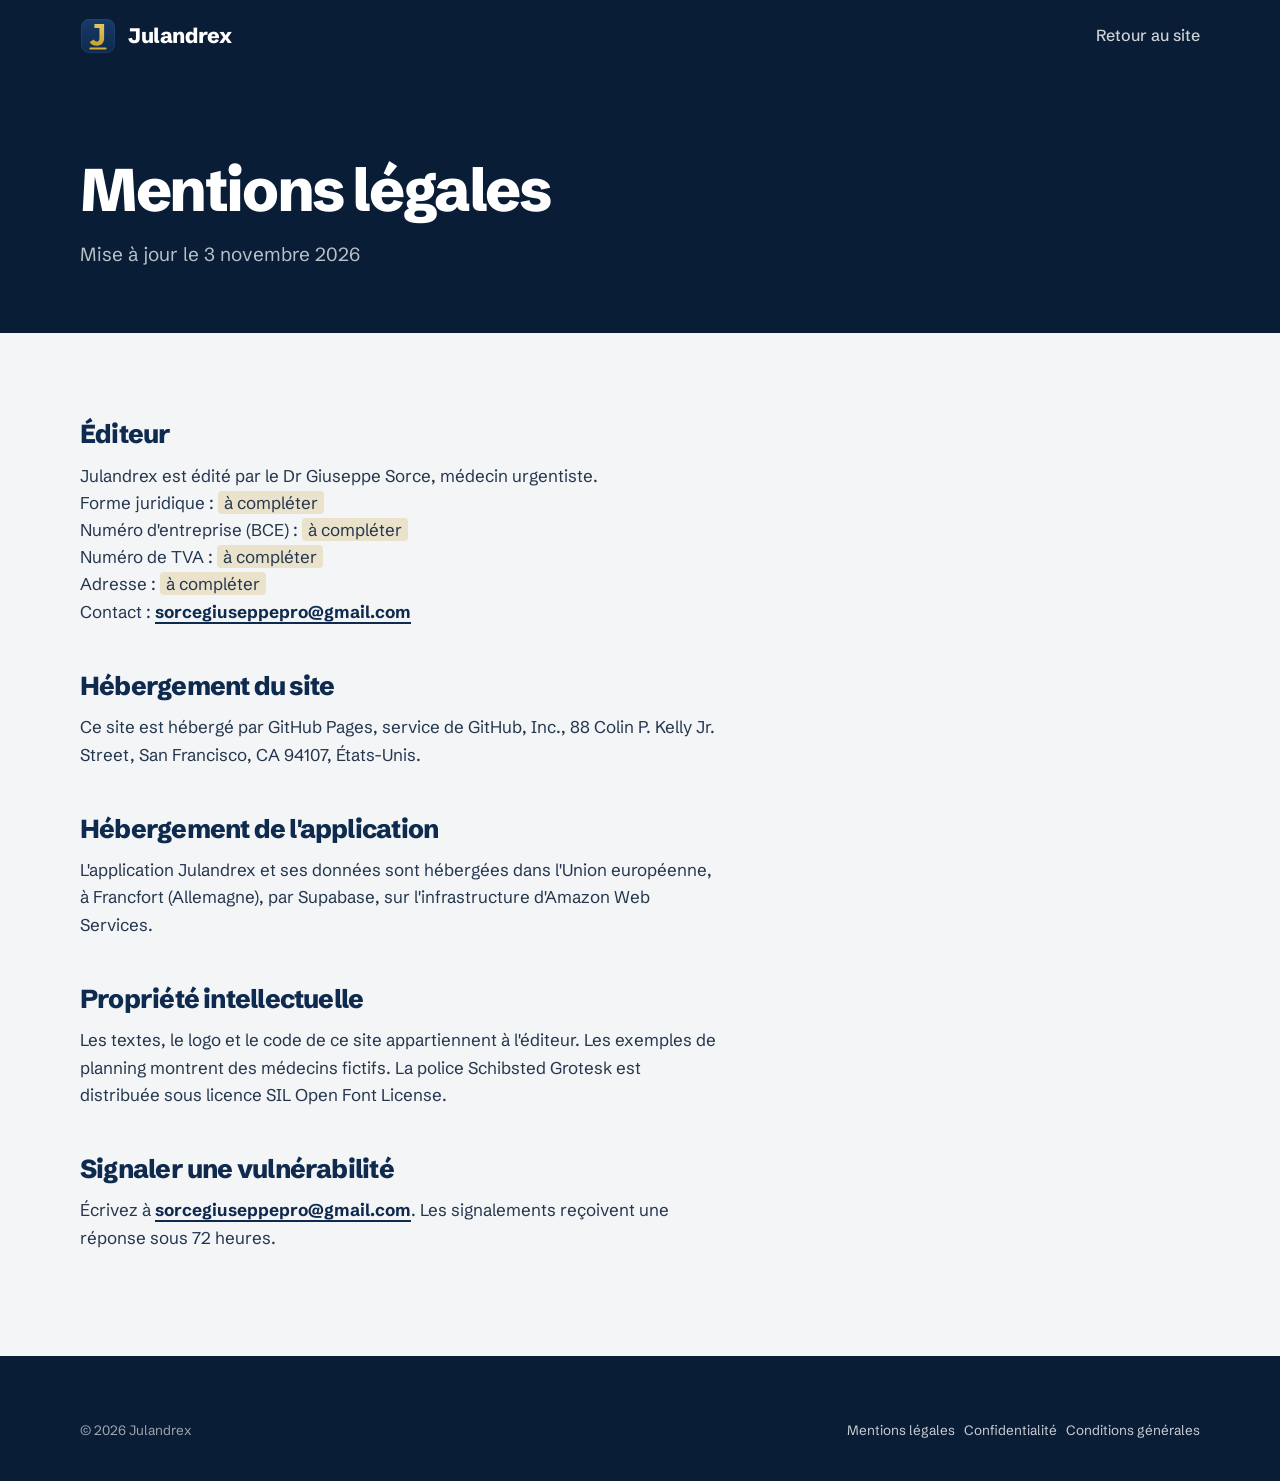
<file: mentions-legales.html>
<!doctype html>
<html lang="fr-BE" class="no-js">
<head>
<meta charset="utf-8">
<meta name="viewport" content="width=device-width, initial-scale=1">
<title>Mentions légales, Julandrex</title>
<meta name="description" content="Éditeur, hébergement et contact du site Julandrex.">
<meta name="theme-color" content="#0A1D36">
<link rel="icon" href="assets/julandrex-logo.svg" type="image/svg+xml">
<link rel="stylesheet" href="assets/fonts.css">
<link rel="stylesheet" href="assets/style.css">
<script>document.documentElement.className = "js";</script>
</head>
<body>

<header class="entete">
  <div class="wrap">
    <a class="marque" href="./" aria-label="Julandrex, accueil"><img src="assets/julandrex-logo.svg" alt="" width="36" height="36">Julandrex</a>
    <nav class="nav nav-courte" aria-label="Navigation"><a href="./">Retour au site</a></nav>
  </div>
</header>

<main>
  <div class="page-tete"><div class="wrap"><h1>Mentions légales</h1><p class="maj">Mise à jour le 3 novembre 2026</p></div></div>
  <div class="page-corps"><div class="wrap"><div class="texte-legal">
<h2>Éditeur</h2>
<p>Julandrex est édité par le Dr Giuseppe Sorce, médecin urgentiste.<br>
Forme juridique : <span class="a-completer">à compléter</span><br>
Numéro d'entreprise (BCE) : <span class="a-completer">à compléter</span><br>
Numéro de TVA : <span class="a-completer">à compléter</span><br>
Adresse : <span class="a-completer">à compléter</span><br>
Contact : <a class="lien" href="mailto:sorcegiuseppepro@gmail.com">sorcegiuseppepro@gmail.com</a></p>
<h2>Hébergement du site</h2>
<p>Ce site est hébergé par GitHub Pages, service de GitHub, Inc., 88 Colin P. Kelly Jr. Street, San Francisco, CA 94107, États-Unis.</p>
<h2>Hébergement de l'application</h2>
<p>L'application Julandrex et ses données sont hébergées dans l'Union européenne, à Francfort (Allemagne), par Supabase, sur l'infrastructure d'Amazon Web Services.</p>
<h2>Propriété intellectuelle</h2>
<p>Les textes, le logo et le code de ce site appartiennent à l'éditeur. Les exemples de planning montrent des médecins fictifs. La police Schibsted Grotesk est distribuée sous licence SIL Open Font License.</p>
<h2>Signaler une vulnérabilité</h2>
<p>Écrivez à <a class="lien" href="mailto:sorcegiuseppepro@gmail.com">sorcegiuseppepro@gmail.com</a>. Les signalements reçoivent une réponse sous 72 heures.</p>
  </div></div></div>
</main>

<footer class="pied">
  <div class="wrap">
    <div class="bas"><span>© <span class="annee">2026</span> Julandrex</span><span><a href="mentions-legales.html">Mentions légales</a> &nbsp; <a href="confidentialite.html">Confidentialité</a> &nbsp; <a href="conditions.html">Conditions générales</a></span></div>
  </div>
</footer>
<script src="assets/config.js"></script>
<script src="assets/site.js"></script>
</body>
</html>
</file>
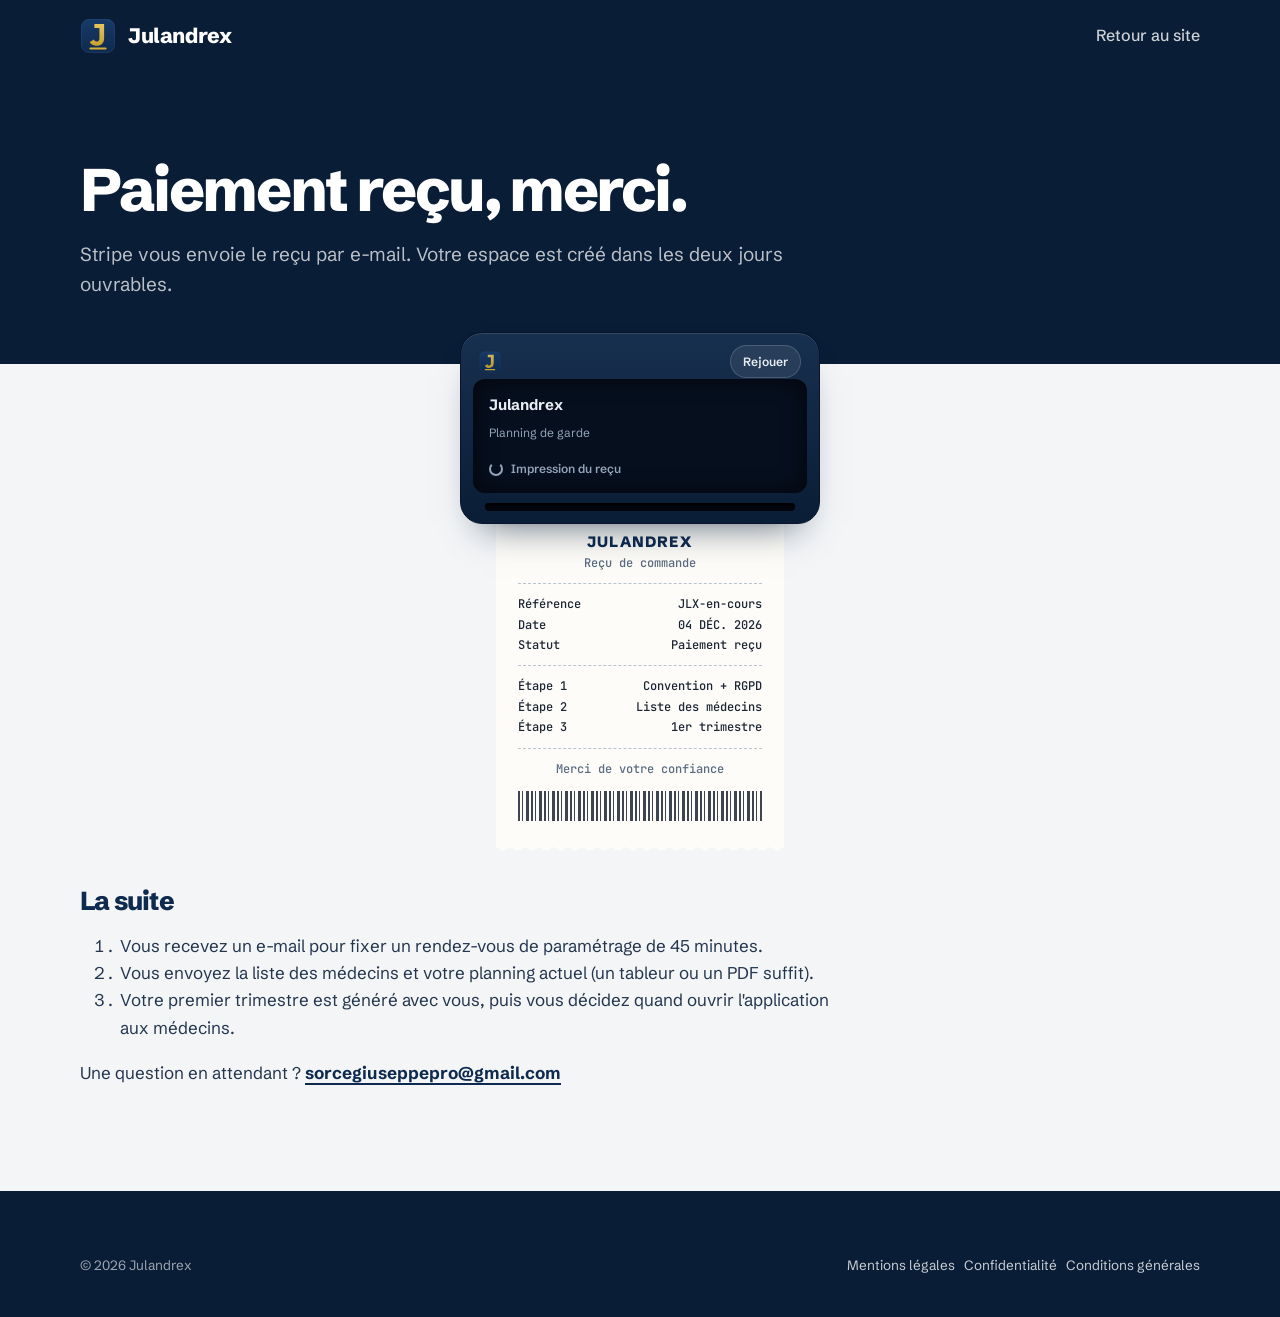
<file: merci.html>
<!doctype html>
<html lang="fr-BE" class="no-js">
<head>
<meta charset="utf-8">
<meta name="viewport" content="width=device-width, initial-scale=1">
<title>Merci, Julandrex</title>
<meta name="description" content="Paiement reçu.">
<meta name="robots" content="noindex">
<meta name="theme-color" content="#0A1D36">
<link rel="icon" href="assets/julandrex-logo.svg" type="image/svg+xml">
<link rel="stylesheet" href="assets/fonts.css">
<link rel="stylesheet" href="assets/style.css">
<link rel="stylesheet" href="assets/ticket.css">
<script>document.documentElement.className = "js";</script>
</head>
<body>

<header class="entete">
  <div class="wrap">
    <a class="marque" href="./" aria-label="Julandrex, accueil"><img src="assets/julandrex-logo.svg" alt="" width="36" height="36">Julandrex</a>
    <nav class="nav nav-courte" aria-label="Navigation"><a href="./">Retour au site</a></nav>
  </div>
</header>

<main>
  <div class="page-tete"><div class="wrap"><h1>Paiement reçu, merci.</h1><p>Stripe vous envoie le reçu par e-mail. Votre espace est créé dans les deux jours ouvrables.</p></div></div>
  <div class="page-corps"><div class="wrap">
<section class="imprimante" id="imprimante" data-etat="traitement" aria-label="Reçu de commande">
  <div class="imprimante-corps">
    <div class="imprimante-tete"><img src="assets/julandrex-logo.svg" alt="" width="22" height="22"><button type="button" class="imprimante-rejouer">Rejouer</button></div>
    <div class="imprimante-ecran">
      <strong>Julandrex</strong><small>Planning de garde</small>
      <div class="imprimante-etat" role="status" aria-live="polite"><span class="imprimante-rond" aria-hidden="true"></span><span>Traitement de la commande</span></div>
    </div>
    <div class="imprimante-fente" aria-hidden="true"></div>
  </div>
  <div class="imprimante-sortie"><div class="imprimante-bande"><article class="imprimante-papier" aria-label="Reçu">
    <h2>Julandrex</h2><div class="centre">Reçu de commande</div><hr>
    <div class="ligne"><span>Référence</span><b data-ref></b></div>
    <div class="ligne"><span>Date</span><b data-date></b></div>
    <div class="ligne"><span>Statut</span><b>Paiement reçu</b></div><hr>
    <div class="ligne"><span>Étape 1</span><b>Convention + RGPD</b></div>
    <div class="ligne"><span>Étape 2</span><b>Liste des médecins</b></div>
    <div class="ligne"><span>Étape 3</span><b>1er trimestre</b></div><hr>
    <div class="centre">Merci de votre confiance</div><div class="barres" aria-hidden="true"></div>
  </article></div></div>
</section>
<div class="texte-legal">
<h2>La suite</h2>
<ol>
<li>Vous recevez un e-mail pour fixer un rendez-vous de paramétrage de 45 minutes.</li>
<li>Vous envoyez la liste des médecins et votre planning actuel (un tableur ou un PDF suffit).</li>
<li>Votre premier trimestre est généré avec vous, puis vous décidez quand ouvrir l'application aux médecins.</li>
</ol>
<p>Une question en attendant ? <a class="lien" href="mailto:sorcegiuseppepro@gmail.com">sorcegiuseppepro@gmail.com</a></p>
  </div></div></div>
</main>

<footer class="pied">
  <div class="wrap">
    <div class="bas"><span>© <span class="annee">2026</span> Julandrex</span><span><a href="mentions-legales.html">Mentions légales</a> &nbsp; <a href="confidentialite.html">Confidentialité</a> &nbsp; <a href="conditions.html">Conditions générales</a></span></div>
  </div>
</footer>
<script src="assets/config.js"></script>
<script src="assets/site.js"></script>
<script src="assets/ticket.js"></script>
</body>
</html>
</file>
<file: assets/fonts.css>
/* Schibsted Grotesk (SIL Open Font License), servie par le site : aucun appel à Google. */
/* latin-ext */
@font-face {
  font-family: 'Schibsted Grotesk';
  font-style: normal;
  font-weight: 400 800;
  font-display: swap;
  src: url(fonts/schibsted-grotesk-latin-ext.woff2) format('woff2');
  unicode-range: U+0100-02BA, U+02BD-02C5, U+02C7-02CC, U+02CE-02D7, U+02DD-02FF, U+0304, U+0308, U+0329, U+1D00-1DBF, U+1E00-1E9F, U+1EF2-1EFF, U+2020, U+20A0-20AB, U+20AD-20C4, U+2113, U+2C60-2C7F, U+A720-A7FF;
}
/* latin */
@font-face {
  font-family: 'Schibsted Grotesk';
  font-style: normal;
  font-weight: 400 800;
  font-display: swap;
  src: url(fonts/schibsted-grotesk-latin.woff2) format('woff2');
  unicode-range: U+0000-00FF, U+0131, U+0152-0153, U+02BB-02BC, U+02C6, U+02DA, U+02DC, U+0304, U+0308, U+0329, U+2000-206F, U+20AC, U+2122, U+2191, U+2193, U+2212, U+2215, U+FEFF, U+FFFD;
}

/* JetBrains Mono (SIL Open Font License), pour les étiquettes du film d'ouverture. */
@font-face { font-family: 'JetBrains Mono'; font-style: normal; font-weight: 500; font-display: swap; src: url(fonts/jetbrains-mono-500-latin.woff2) format('woff2'); unicode-range: U+0000-00FF, U+0131, U+0152-0153, U+02BB-02BC, U+02C6, U+02DA, U+02DC, U+2000-206F, U+20AC, U+2122, U+2212; }
</file>
<file: assets/style.css>
/* Julandrex, site vitrine. Voir DESIGN.md pour les choix. */

:root {
  --encre: #0E2A4E;
  --nuit: #0A1D36;
  --nuit-2: #12294A;
  --or: #C9A12E;
  --or-clair: #E4C65E;
  --papier: #F3F5F7;
  --blanc: #FFFFFF;
  --trame: #D9E0E7;
  --texte: #24364D;
  --doux: #5A6B80;
  --ok: #2F7D5B;
  --alerte: #A4492F;

  --fond: var(--papier);
  --surface: var(--blanc);
  --titre: var(--encre);

  --r-s: 6px;
  --r-m: 12px;
  --max: 1200px;
  --gout: clamp(16px, 4vw, 40px);
  --f: "Schibsted Grotesk", "Segoe UI", sans-serif;
}

@media (prefers-color-scheme: dark) {
  :root:not([data-theme="light"]) {
    --fond: #0B1A2E;
    --surface: #10243F;
    --titre: #F1F4F8;
    --texte: #C9D3DF;
    --doux: #93A3B8;
    --trame: #22395A;
  }
}
:root[data-theme="dark"] {
  --fond: #0B1A2E;
  --surface: #10243F;
  --titre: #F1F4F8;
  --texte: #C9D3DF;
  --doux: #93A3B8;
  --trame: #22395A;
}

*, *::before, *::after { box-sizing: border-box; }
html { -webkit-text-size-adjust: 100%; scroll-behavior: smooth; scroll-padding-top: 88px; }
body {
  margin: 0;
  background: var(--fond);
  color: var(--texte);
  font-family: var(--f);
  font-size: 18px;
  line-height: 1.6;
  -webkit-font-smoothing: antialiased;
  overflow-x: hidden;
}
img, svg { display: block; max-width: 100%; }
a { color: inherit; }
:focus-visible { outline: 3px solid var(--or); outline-offset: 3px; border-radius: 4px; }

h1, h2, h3 { color: var(--titre); font-weight: 800; letter-spacing: -0.02em; margin: 0; }
h1 { font-size: clamp(36px, 6.4vw, 92px); line-height: 0.98; letter-spacing: -0.04em; }
h2 { font-size: clamp(28px, 4.4vw, 60px); line-height: 1.02; letter-spacing: -0.03em; }
h3 { font-size: 22px; line-height: 1.25; font-weight: 700; letter-spacing: -0.01em; }
p { margin: 0 0 1em; max-width: 64ch; }
.num { font-variant-numeric: tabular-nums; }

.wrap { width: 100%; max-width: var(--max); margin: 0 auto; padding: 0 var(--gout); }
.sr { position: absolute; width: 1px; height: 1px; overflow: hidden; clip: rect(0 0 0 0); white-space: nowrap; }

/* ---------- Boutons ---------- */
.btn {
  display: inline-flex; align-items: center; justify-content: center; gap: 10px;
  font: 700 17px/1 var(--f);
  padding: 17px 24px;
  border-radius: 0;
  border: 1.5px solid transparent;
  text-decoration: none; cursor: pointer;
  transition: background-color .15s, color .15s, border-color .15s, transform .15s;
}
.btn:active { transform: translateY(1px); }
.btn-or { background: var(--or); color: var(--nuit); }
.btn-or:hover { background: var(--or-clair); }
.btn-ligne { border-color: currentColor; color: var(--titre); background: transparent; }
.btn-ligne:hover { background: color-mix(in srgb, var(--titre) 8%, transparent); }
.btn-encre { background: var(--encre); color: #fff; }
.btn-encre:hover { background: #173a68; }
.lien { color: var(--titre); font-weight: 700; text-decoration-thickness: 1.5px; text-underline-offset: 4px; }
.lien:hover { text-decoration-color: var(--or); }

/* ---------- En-tête ---------- */
.entete {
  position: sticky; top: 0; z-index: 50;
  background: var(--nuit);
  color: #fff;
}
.entete .wrap { display: flex; align-items: center; justify-content: space-between; height: 72px; gap: 24px; }
.marque { display: inline-flex; align-items: center; gap: 12px; text-decoration: none; font-weight: 800; font-size: 21px; letter-spacing: -0.02em; color: #fff; }
.marque img { width: 36px; height: 36px; }
.nav { display: flex; align-items: center; gap: 30px; }
.nav a { text-decoration: none; font-size: 16px; font-weight: 500; color: rgba(255,255,255,.78); }
.nav a:hover { color: #fff; }
.nav .btn { padding: 12px 18px; font-size: 15px; color: var(--nuit); }
.burger { display: none; background: none; border: 0; color: #fff; padding: 8px; cursor: pointer; }
.burger svg { width: 28px; height: 28px; }

@media (max-width: 900px) {
  .burger { display: block; }
  .nav {
    position: fixed; inset: 72px 0 auto 0;
    flex-direction: column; align-items: stretch; gap: 0;
    background: var(--nuit); padding: 8px var(--gout) 24px;
    transform: translateY(-8px); opacity: 0; pointer-events: none;
    transition: opacity .18s, transform .18s;
  }
  .nav.ouvert { opacity: 1; transform: none; pointer-events: auto; }
  .nav a { padding: 14px 0; font-size: 20px; font-weight: 600; }
  .nav .btn { margin-top: 16px; padding: 16px; font-size: 17px; }
}

/* ---------- Premier écran : le tableau de garde ---------- */
.ouverture { background: var(--nuit); color: #fff; padding: clamp(56px, 9vw, 112px) 0 0; position: relative; overflow: hidden; }
.ouverture h1 { color: #fff; max-width: none; }
.ouverture .chapeau { font-size: clamp(19px, 1.7vw, 22px); color: rgba(255,255,255,.76); max-width: 52ch; margin: 28px 0 36px; }
.ouverture .actions { display: flex; flex-wrap: wrap; gap: 14px; align-items: center; }
.ouverture .btn-ligne { color: #fff; }
.ouverture .btn-ligne:hover { background: rgba(255,255,255,.08); }
.ouverture-tete { display: grid; grid-template-columns: minmax(0, 1fr) auto; gap: 40px; align-items: end; }
.preuve { list-style: none; margin: 0; padding: 0; font-size: 15px; color: rgba(255,255,255,.66); display: grid; gap: 10px; min-width: 240px; }
.preuve li { display: flex; gap: 10px; align-items: baseline; }
.preuve b { color: #fff; font-weight: 700; }
@media (max-width: 900px) { .ouverture-tete { grid-template-columns: 1fr; } }

.tableau-zone { margin-top: clamp(48px, 7vw, 88px); }
.tableau-cadre {
  background: var(--nuit-2);
  border: 1px solid rgba(255,255,255,.09);
  border-bottom: 0;
  border-radius: var(--r-m) var(--r-m) 0 0;
  overflow: hidden;
}
.tableau-barre {
  display: flex; flex-wrap: wrap; gap: 12px 28px; align-items: center; justify-content: space-between;
  padding: 16px 22px; border-bottom: 1px solid rgba(255,255,255,.08); font-size: 15px;
}
.tableau-barre .titre { font-weight: 700; color: #fff; }
.tableau-barre .titre span { color: rgba(255,255,255,.55); font-weight: 500; margin-left: 10px; }
.compteur { color: rgba(255,255,255,.7); }
.compteur b { color: var(--or-clair); font-variant-numeric: tabular-nums; }

.tableau-defile { overflow-x: auto; scrollbar-width: thin; scrollbar-color: rgba(255,255,255,.2) transparent; }
.grille {
  display: grid;
  grid-template-columns: 168px repeat(14, minmax(52px, 1fr));
  min-width: 920px;
  font-variant-numeric: tabular-nums;
}
.grille > div { border-right: 1px solid rgba(255,255,255,.06); border-bottom: 1px solid rgba(255,255,255,.06); }
.g-jour { padding: 12px 6px 10px; text-align: center; font-size: 13px; color: rgba(255,255,255,.55); line-height: 1.25; }
.g-jour b { display: block; font-size: 17px; color: #fff; font-weight: 700; }
.g-jour.we { background: rgba(255,255,255,.03); }
.g-jour.ferie b { color: var(--or-clair); }
.g-poste { padding: 12px 16px; font-size: 14px; line-height: 1.3; color: rgba(255,255,255,.9); font-weight: 600; }
.g-poste small { display: block; font-weight: 400; color: rgba(255,255,255,.5); font-size: 12.5px; }
.g-case { display: grid; place-items: center; min-height: 58px; position: relative; }
.g-case.we { background: rgba(255,255,255,.03); }
.g-case.ferme::after { content: ""; width: 14px; height: 1.5px; background: rgba(255,255,255,.14); }
.pion {
  width: 40px; height: 32px; border-radius: 5px;
  display: grid; place-items: center;
  font-size: 13.5px; font-weight: 700; letter-spacing: .02em;
  color: #fff; background: #2A4A75;
  opacity: 0; transform: translateY(-6px) scale(.94);
  transition: opacity .28s ease, transform .32s cubic-bezier(.2,.8,.2,1);
}
.pion.pose { opacity: 1; transform: none; }
.pion.c1 { background: #2E5A8C; } .pion.c2 { background: #3B6E7E; } .pion.c3 { background: #4B5F94; }
.pion.c4 { background: #5C6E86; } .pion.c5 { background: #2F6A62; } .pion.c6 { background: #6A5A86; }
.pion.vous { background: var(--or); color: var(--nuit); box-shadow: 0 0 0 2px var(--nuit-2), 0 0 0 4px var(--or); }

.regles {
  margin: 0; padding: 0;
  display: grid; grid-template-columns: repeat(4, minmax(0, 1fr));
  border-top: 1px solid rgba(255,255,255,.08);
  font-size: 14.5px; color: rgba(255,255,255,.72);
}
.regles li { list-style: none; padding: 16px 22px; display: flex; gap: 10px; align-items: flex-start; border-right: 1px solid rgba(255,255,255,.06); }
.regles li:last-child { border-right: 0; }
.regles svg { flex: none; width: 18px; height: 18px; margin-top: 3px; color: rgba(255,255,255,.25); transition: color .3s; }
.regles li.tenue svg { color: #6CC59A; }
@media (max-width: 900px) {
  .regles { grid-template-columns: 1fr 1fr; }
  .regles li:nth-child(2n) { border-right: 0; }
  .regles li { border-bottom: 1px solid rgba(255,255,255,.06); }
}
@media (max-width: 520px) { .regles { grid-template-columns: 1fr; } .regles li { border-right: 0; } }

.legende-tableau { font-size: 13.5px; color: rgba(255,255,255,.5); padding: 14px 0 22px; display: flex; gap: 18px; flex-wrap: wrap; }
.legende-tableau span { display: inline-flex; gap: 8px; align-items: center; }
.legende-tableau i { width: 14px; height: 14px; border-radius: 3px; background: var(--or); display: inline-block; }

/* ---------- Sections ---------- */
section { padding: clamp(80px, 11vw, 148px) 0; }
.sect-tete { display: grid; grid-template-columns: 7fr 5fr; gap: 56px; align-items: end; margin-bottom: clamp(40px, 6vw, 80px); }
.sect-tete p { font-size: 20px; color: var(--texte); margin: 0; }
@media (max-width: 900px) { .sect-tete { grid-template-columns: 1fr; gap: 20px; } }

/* Avant / après */
.avant { background: var(--surface); }
.avant-corps { display: grid; grid-template-columns: 7fr 5fr; gap: clamp(40px, 6vw, 88px); align-items: start; }
.situation { display: grid; grid-template-columns: 5fr 7fr; gap: 32px; padding-bottom: 56px; align-items: baseline; }
.situation h3 { font-size: clamp(22px, 2.1vw, 28px); }
.situation p { margin: 0 0 10px; }
.situation .apres { color: var(--titre); font-weight: 600; font-size: 16.5px; }
.avant .fenetre { position: sticky; top: 104px; background: #F3F5F7; }
.avant .fenetre-barre { background: #E9EDF1; }
@media (max-width: 900px) { .avant-corps { grid-template-columns: 1fr; } .situation { grid-template-columns: 1fr; gap: 10px; } .avant .fenetre { position: static; } }

/* Déroulé */
.etapes { list-style: none; margin: 0; padding: 0; display: grid; grid-template-columns: repeat(4, 1fr); counter-reset: e; position: relative; }
.etapes li { counter-increment: e; padding-right: 32px; position: relative; }
.etapes li::before {
  content: counter(e); display: grid; place-items: center;
  width: 46px; height: 46px; border-radius: 50%;
  background: color-mix(in srgb, var(--encre) 10%, var(--fond)); color: var(--titre);
  font-weight: 800; font-size: 18px; margin-bottom: 28px; position: relative;
}
.etapes li:last-child::before { background: var(--encre); color: #fff; }
.etapes h3 { margin-bottom: 12px; }
.etapes p { font-size: 17px; }
@media (max-width: 900px) {
  .etapes { grid-template-columns: 1fr; gap: 8px; }
  .etapes li { padding: 0 0 28px 76px; }
  .etapes li::before { position: absolute; left: 0; top: -4px; margin: 0; }
}

/* Deux côtés */
.cotes { background: var(--fond); }
.cote { display: grid; grid-template-columns: 5fr 6fr; gap: clamp(40px, 6vw, 96px); align-items: center; }
.cote + .cote { margin-top: clamp(80px, 10vw, 140px); }
.cote.inverse { grid-template-columns: 6fr 5fr; }
.cote.inverse .cote-texte { order: 2; }
.cote h2 { font-size: clamp(30px, 3.4vw, 44px); margin-bottom: 22px; }
.cote-texte > p { font-size: 19px; }
.points { list-style: none; padding: 0; margin: 32px 0 0; display: grid; gap: 14px; }
.points li { padding-left: 30px; position: relative; font-size: 17px; }
.points li::before { content: ""; position: absolute; left: 2px; top: 10px; width: 10px; height: 10px; background: var(--or); }
@media (max-width: 900px) {
  .cote, .cote.inverse { grid-template-columns: 1fr; }
  .cote.inverse .cote-texte { order: 0; }
}

/* Maquette : fenêtre du gestionnaire */
.fenetre {
  background: #fff; color: #24364D; border-radius: var(--r-m);
  overflow: hidden; font-size: 15px;
}
.fenetre-barre { display: flex; align-items: center; gap: 8px; padding: 12px 16px; border-bottom: 1px solid #E4E9EE; background: #F7F9FB; }
.fenetre-barre i { width: 10px; height: 10px; border-radius: 50%; background: #D3DAE2; }
.fenetre-barre span { margin-left: 10px; font-size: 13px; color: #6B7B8F; }
.fenetre-corps { padding: 22px; }
.pourquoi-titre { display: flex; justify-content: space-between; gap: 12px; align-items: baseline; margin-bottom: 4px; }
.pourquoi-titre b { color: #0E2A4E; font-size: 17px; }
.pourquoi-titre span { font-size: 13px; color: #6B7B8F; }
.vide { display: inline-block; margin: 10px 0 18px; padding: 6px 12px; border: 1.5px dashed #B9C4D0; border-radius: 6px; color: #6B7B8F; font-size: 14px; }
.raisons { list-style: none; margin: 0; padding: 0; }
.raisons li { display: grid; grid-template-columns: 38px 1fr auto; gap: 12px; align-items: center; padding: 11px 0; border-top: 1px solid #EDF1F4; }
.av { width: 34px; height: 34px; border-radius: 50%; display: grid; place-items: center; font-size: 12.5px; font-weight: 700; color: #fff; background: #5C6E86; }
.raisons .motif { color: #6B7B8F; font-size: 14px; }
.raisons .nom { font-weight: 600; color: #0E2A4E; display: block; line-height: 1.2; }
.etat { font-size: 13px; font-weight: 600; padding: 4px 9px; border-radius: 5px; background: #F3E6E1; color: #A4492F; white-space: nowrap; }
.etat.ok { background: #E3F1EA; color: #2F7D5B; }
.fenetre-pied { margin-top: 16px; padding: 12px 14px; background: #F3F5F7; border-radius: 8px; font-size: 14px; color: #4A5B70; }

/* Maquette : téléphone du médecin */
.telephone-zone { display: flex; justify-content: center; }
.telephone {
  width: min(340px, 100%); background: var(--nuit); border-radius: 44px; padding: 12px;
}
.ecran { background: #0F2645; border-radius: 34px; padding: 18px 18px 22px; color: #fff; min-height: 600px; }
.ecran-haut { display: flex; justify-content: space-between; font-size: 12.5px; color: rgba(255,255,255,.6); padding: 2px 8px 16px; }
.ecran h4 { margin: 4px 4px 14px; font-size: 22px; letter-spacing: -0.02em; }
.prochaine { background: var(--or); color: var(--nuit); border-radius: 18px; padding: 16px 18px; }
.prochaine small { display: block; font-size: 13px; font-weight: 600; opacity: .75; }
.prochaine b { display: block; font-size: 24px; letter-spacing: -0.02em; margin: 4px 0 2px; }
.prochaine span { font-size: 14.5px; font-weight: 500; }
.ecran-liste { list-style: none; margin: 16px 0 0; padding: 0; }
.ecran-liste li { display: flex; justify-content: space-between; gap: 10px; padding: 12px 6px; border-bottom: 1px solid rgba(255,255,255,.08); font-size: 14.5px; }
.ecran-liste li span:last-child { color: rgba(255,255,255,.6); font-variant-numeric: tabular-nums; }
.demande { margin-top: 18px; background: rgba(255,255,255,.07); border-radius: 18px; padding: 16px; font-size: 14.5px; }
.demande b { display: block; font-size: 15.5px; margin-bottom: 4px; }
.demande p { color: rgba(255,255,255,.7); margin: 0 0 14px; font-size: 14px; }
.demande .choix { display: grid; grid-template-columns: 1fr 1fr; gap: 8px; }
.demande button { font: 700 14.5px var(--f); padding: 11px; border-radius: 10px; border: 0; cursor: pointer; }
.demande .oui { background: #fff; color: var(--nuit); }
.demande .non { background: transparent; color: #fff; box-shadow: inset 0 0 0 1.5px rgba(255,255,255,.3); }
.demande .reponse { display: none; color: #8FD9B4; font-weight: 600; margin: 0; }
.demande.repondu .choix { display: none; }
.demande.repondu .reponse { display: block; }

/* Sécurité */
.securite { background: var(--nuit); color: rgba(255,255,255,.78); }
.securite h2, .securite h3 { color: #fff; }
.securite .sect-tete p { color: rgba(255,255,255,.66); }
.garanties { display: grid; grid-template-columns: repeat(3, 1fr); gap: 56px 48px; }
.garantie h3 { font-size: 22px; margin-bottom: 10px; }
.garantie p { font-size: 17px; margin: 0; color: rgba(255,255,255,.82); }
.securite .note { margin-top: 64px; font-size: 18px; background: var(--nuit-2); padding: 24px 28px; }
.securite .lien { color: #fff; }
@media (max-width: 900px) { .garanties { grid-template-columns: 1fr; gap: 36px; } }

/* Origine */
.origine .wrap { display: grid; grid-template-columns: 7fr 5fr; gap: clamp(40px, 7vw, 110px); align-items: start; }
.origine blockquote { margin: 0; font-size: clamp(24px, 2.5vw, 34px); line-height: 1.25; color: var(--titre); font-weight: 600; letter-spacing: -0.015em; }
.origine .signature { margin-top: 28px; font-size: 16px; color: var(--doux); }
.origine .signature b { color: var(--titre); display: block; font-size: 17px; }
.faits { margin: 0; display: grid; gap: 4px; }
.faits div { display: grid; grid-template-columns: 1fr auto; gap: 16px; padding: 16px 20px; background: var(--surface); }
.faits dt { color: var(--doux); font-size: 16px; }
.faits dd { margin: 0; font-weight: 700; color: var(--titre); text-align: right; font-variant-numeric: tabular-nums; }
@media (max-width: 900px) { .origine .wrap { grid-template-columns: 1fr; } }

/* Tarifs */
.tarifs { background: var(--surface); }
.calcul { display: grid; grid-template-columns: 7fr 5fr; }
.calcul-reglage { background: var(--fond); }
.calcul-reglage { padding: clamp(28px, 4vw, 48px); }
.calcul-reglage label { display: block; font-weight: 700; color: var(--titre); font-size: 18px; margin-bottom: 6px; }
.calcul-reglage .aide { font-size: 15px; color: var(--doux); margin-bottom: 26px; }
.effectif { display: flex; align-items: baseline; gap: 10px; margin-bottom: 14px; }
.effectif output { font-size: 64px; font-weight: 800; color: var(--titre); letter-spacing: -0.04em; line-height: 1; font-variant-numeric: tabular-nums; }
.effectif span { font-size: 18px; color: var(--doux); }
input[type="range"] { width: 100%; accent-color: var(--encre); height: 28px; cursor: pointer; }
.echelle { position: relative; height: 20px; margin: 4px 10px 0; font-size: 13.5px; color: var(--doux); font-variant-numeric: tabular-nums; }
.echelle span { position: absolute; transform: translateX(-50%); }
.periode { display: inline-flex; margin-top: 34px; background: var(--surface); padding: 4px; gap: 4px; }
.periode button { font: 600 15.5px var(--f); border: 0; background: transparent; color: var(--doux); padding: 10px 16px; cursor: pointer; }
.periode button[aria-pressed="true"] { background: var(--encre); color: #fff; }
.periode .gain { font-weight: 500; opacity: .8; }

.calcul-prix { background: var(--nuit); color: #fff; padding: clamp(28px, 4vw, 48px); display: flex; flex-direction: column; }
.calcul-prix .formule { color: rgba(255,255,255,.7); font-size: 16px; min-height: 26px; }
.montant { display: flex; align-items: baseline; gap: 10px; margin: 10px 0 4px; }
.montant b { font-size: clamp(56px, 6vw, 76px); font-weight: 800; letter-spacing: -0.045em; line-height: 1; font-variant-numeric: tabular-nums; }
.montant span { color: rgba(255,255,255,.7); font-size: 17px; }
.calcul-prix .detail { color: rgba(255,255,255,.66); font-size: 15px; min-height: 48px; }
.calcul-prix .btn { margin-top: auto; width: 100%; }
.calcul-prix .sous-btn { margin-top: 12px; font-size: 14px; color: rgba(255,255,255,.6); text-align: center; }
.calcul-prix .sous-btn a { color: #fff; }
@media (max-width: 900px) { .calcul { grid-template-columns: 1fr; } .calcul-prix .btn { margin-top: 24px; } }

.inclus { display: grid; grid-template-columns: repeat(2, 1fr); gap: 0 56px; margin-top: 56px; }
.inclus h3 { font-size: 19px; margin-bottom: 8px; }
.inclus ul { list-style: none; padding: 0; margin: 12px 0 0; display: grid; gap: 4px; }
.inclus li { padding: 14px 18px; background: var(--fond); font-size: 16.5px; display: flex; justify-content: space-between; gap: 16px; }
.inclus li span:last-child { color: var(--titre); font-weight: 600; text-align: right; }
@media (max-width: 900px) { .inclus { grid-template-columns: 1fr; gap: 40px; } }

/* Questions */
.faq .wrap { display: grid; grid-template-columns: 4fr 8fr; gap: 48px; }
.faq .liste { display: grid; gap: 6px; }
.faq details { background: var(--surface); padding: 0 24px; }
.faq summary { list-style: none; cursor: pointer; padding: 22px 44px 22px 0; font-weight: 700; color: var(--titre); font-size: 19px; position: relative; }
.faq summary::-webkit-details-marker { display: none; }
.faq summary::after { content: ""; position: absolute; right: 6px; top: 50%; width: 14px; height: 14px; border-right: 2px solid currentColor; border-bottom: 2px solid currentColor; transform: translateY(-70%) rotate(45deg); transition: transform .2s; }
.faq details[open] summary::after { transform: translateY(-30%) rotate(-135deg); }
.faq details p { padding-bottom: 22px; margin: 0; color: var(--texte); font-size: 17px; }
@media (max-width: 900px) { .faq .wrap { grid-template-columns: 1fr; } }

/* Démonstration */
.demo { background: var(--encre); color: rgba(255,255,255,.8); }
.demo .wrap { display: grid; grid-template-columns: 5fr 6fr; gap: clamp(40px, 7vw, 100px); }
.demo h2 { color: #fff; margin-bottom: 22px; }
.demo .direct { margin-top: 32px; font-size: 16px; }
.demo .direct a { color: #fff; font-weight: 700; }
@media (max-width: 900px) { .demo .wrap { grid-template-columns: 1fr; } }

.formulaire { display: grid; gap: 18px; }
.formulaire .duo { display: grid; grid-template-columns: 1fr 1fr; gap: 18px; }
@media (max-width: 600px) { .formulaire .duo { grid-template-columns: 1fr; } }
.champ label { display: block; font-size: 15px; font-weight: 600; margin-bottom: 7px; color: inherit; }
.champ input, .champ select, .champ textarea {
  width: 100%; font: 400 17px var(--f); color: var(--titre);
  background: var(--surface); border: 1.5px solid var(--trame); border-radius: var(--r-s);
  padding: 14px 14px; transition: border-color .15s;
}
.champ textarea { min-height: 110px; resize: vertical; }
.champ input:focus, .champ select:focus, .champ textarea:focus { outline: none; border-color: var(--or); box-shadow: 0 0 0 3px color-mix(in srgb, var(--or) 30%, transparent); }
.demo .champ input, .demo .champ textarea, .demo .champ select { background: rgba(255,255,255,.06); border-color: rgba(255,255,255,.2); color: #fff; }
.demo .champ select option { color: #0E2A4E; }
.formulaire .mention { font-size: 13.5px; opacity: .7; margin: 0; }
.formulaire .erreur { color: #F2A58E; font-size: 15px; margin: 0; display: none; }
.formulaire .erreur.affiche { display: block; position: static; opacity: 1; visibility: visible; transform: none; }
.champ .aide { font-size: 13.5px; opacity: .75; margin-top: 6px; }

/* Pied */
.pied { background: var(--nuit); color: rgba(255,255,255,.6); padding: 56px 0 40px; font-size: 15px; }
.pied .wrap { display: grid; grid-template-columns: 2fr 1fr 1fr; gap: 40px; }
.pied .marque { margin-bottom: 14px; }
.pied p { max-width: 42ch; }
.pied h4 { color: #fff; margin: 4px 0 12px; font-size: 15px; }
.pied ul { list-style: none; margin: 0; padding: 0; display: grid; gap: 8px; }
.pied a { color: rgba(255,255,255,.78); text-decoration: none; }
.pied a:hover { color: #fff; text-decoration: underline; }
.pied .bas { grid-column: 1 / -1; padding-top: 8px; display: flex; justify-content: space-between; flex-wrap: wrap; gap: 12px; font-size: 13.5px; }
@media (max-width: 760px) { .pied .wrap { grid-template-columns: 1fr 1fr; } .pied .wrap > div:first-child { grid-column: 1 / -1; } }

.pied-nom { grid-column: 1 / -1; font-weight: 800; letter-spacing: -0.055em; line-height: .8; font-size: clamp(60px, 16.2vw, 232px); color: #fff; margin: 40px 0 0; }

/* Entrées au défilement : le contenu reste visible si le script ne tourne pas */
.js .rev { opacity: 0; transform: translateY(22px); transition: opacity .6s ease, transform .7s cubic-bezier(.2,.8,.2,1); }
.js .rev.vu { opacity: 1; transform: none; }
.btn:hover { transform: translateY(-1px); }

/* Pages intérieures (commande, légal) */
.page-tete { background: var(--nuit); color: #fff; padding: clamp(48px, 7vw, 88px) 0 clamp(40px, 5vw, 64px); }
.page-tete h1 { color: #fff; font-size: clamp(36px, 5vw, 60px); max-width: 18ch; }
.page-tete p { color: rgba(255,255,255,.72); font-size: 19px; margin: 20px 0 0; }
.page-corps { padding: clamp(48px, 7vw, 88px) 0; }
.texte-legal { max-width: 760px; }
.texte-legal h2 { font-size: 26px; margin: 48px 0 14px; }
.texte-legal h2:first-child { margin-top: 0; }
.texte-legal p, .texte-legal li { font-size: 17px; }
.texte-legal ul { padding-left: 22px; }
.texte-legal .a-completer { background: color-mix(in srgb, var(--or) 22%, transparent); padding: 1px 6px; border-radius: 4px; }
.maj { color: var(--doux); font-size: 15px; }

.commande { display: grid; grid-template-columns: 7fr 4fr; gap: clamp(32px, 5vw, 72px); align-items: start; }
.recap { position: sticky; top: 96px; background: var(--surface); padding: 28px; }
.recap h2 { font-size: 22px; margin-bottom: 18px; }
.recap dl { margin: 0 0 20px; }
.recap dl div { display: flex; justify-content: space-between; gap: 12px; padding: 10px 0; font-size: 16px; }
.recap .total { margin-top: 8px; padding-top: 16px; }
.recap dt { color: var(--doux); }
.recap dd { margin: 0; font-weight: 700; color: var(--titre); text-align: right; font-variant-numeric: tabular-nums; }
.recap .total dd { font-size: 22px; }
.recap p { font-size: 14.5px; color: var(--doux); }
.mode { display: grid; gap: 12px; }
.mode label { display: grid; grid-template-columns: 24px 1fr; gap: 14px; align-items: start; padding: 18px; cursor: pointer; background: var(--surface); }
.mode label:has(input:checked) { background: color-mix(in srgb, var(--or) 18%, var(--surface)); }
.mode input { margin-top: 4px; accent-color: var(--encre); width: 18px; height: 18px; }
.mode b { color: var(--titre); display: block; }
.mode span { font-size: 15px; color: var(--doux); }
.mode .indispo { opacity: .55; cursor: not-allowed; }
.bloc { margin-bottom: 40px; }
.bloc > h2 { font-size: 24px; margin-bottom: 18px; }
.virement { margin-top: 18px; padding: 18px; background: var(--fond); font-size: 15.5px; }
.virement dl { margin: 8px 0 0; display: grid; grid-template-columns: auto 1fr; gap: 6px 16px; }
.virement dt { color: var(--doux); }
.virement dd { margin: 0; font-weight: 700; color: var(--titre); font-variant-numeric: tabular-nums; }
@media (max-width: 900px) { .commande { grid-template-columns: 1fr; } .recap { position: static; order: -1; } }

@media (prefers-reduced-motion: reduce) {
  html { scroll-behavior: auto; }
  *, *::before, *::after { transition: none !important; animation: none !important; }
  .pion { opacity: 1; transform: none; }
}

/* Fragment : suivi des desiderata */
.jauge { height: 8px; background: #E4E9EE; margin: 12px 0 8px; }
.jauge i { display: block; height: 100%; background: #0E2A4E; }
.relance { margin-top: 16px; width: 100%; font: 700 15px var(--f); padding: 13px; border: 0; background: #0E2A4E; color: #fff; cursor: pointer; transition: background-color .15s; }
.relance:hover { background: #173a68; }
.relance-ok { margin: 12px 0 0; font-size: 14px; color: #2F7D5B; font-weight: 600; }
.demande button { transition: transform .12s, background-color .15s; }
.demande button:active, .relance:active { transform: scale(.98); }

/* Commande */
.case { display: grid; grid-template-columns: 22px 1fr; gap: 12px; align-items: start; font-size: 16.5px; cursor: pointer; }
.case input { width: 18px; height: 18px; margin-top: 4px; accent-color: var(--encre); }
.confirmation { margin-top: 16px; padding: 28px; background: color-mix(in srgb, var(--ok) 12%, var(--surface)); }
.confirmation h2 { font-size: 24px; margin-bottom: 10px; }
.confirmation p { margin: 0; }
.nav-courte { display: flex; }
.nav-courte a { color: rgba(255,255,255,.8); text-decoration: none; font-size: 16px; }
@media (max-width: 900px) { .nav-courte { position: static; opacity: 1; transform: none; pointer-events: auto; background: none; padding: 0; flex-direction: row; } .nav-courte a { padding: 0; font-size: 16px; } }
.page-corps .champ input, .page-corps .champ select, .page-corps .champ textarea { background: var(--surface); }
.page-corps .formulaire .erreur { color: var(--alerte); }

@media (max-width: 700px) {
  .grille { grid-template-columns: 118px repeat(14, 50px); min-width: 0; width: max-content; }
  .g-poste { position: sticky; left: 0; z-index: 2; background: var(--nuit-2); padding: 10px 12px; font-size: 13px; }
  .g-poste small { font-size: 11.5px; }
  .ouverture .actions .btn { width: 100%; }
}

/* ---------- Scène du premier écran : le planning se construit au défilement ----------
   Sans script ou avec mouvement réduit : texte puis tableau à plat, comme une page normale. */
.ouverture { padding: 0; }
.scene-pin { position: relative; padding: clamp(56px, 9vw, 112px) 0 32px; }
.scene-texte { display: grid; grid-template-columns: minmax(0, 1fr) auto; column-gap: 40px; align-items: end; }
.scene-texte h1 { grid-column: 1 / -1; }
.scene-texte .chapeau, .scene-texte .actions { grid-column: 1; }
.scene-texte .preuve { grid-column: 2; grid-row: 2 / 4; align-self: end; }
.scene-plateau { max-width: var(--max); margin: clamp(48px, 7vw, 88px) auto 0; padding: 0 var(--gout); }
.hud { margin: 0 auto; max-width: var(--max); padding: 14px var(--gout) 0; font-size: 13.5px; color: rgba(255,255,255,.55); display: flex; flex-wrap: wrap; gap: 6px 20px; }
.hud-gauche { display: none; }
.hud i { width: 12px; height: 12px; background: var(--or); display: inline-block; margin-right: 8px; vertical-align: -1px; }
.pion { box-shadow: 0 3px 0 rgba(0,0,0,.32); }
.pion.vous { box-shadow: 0 3px 0 #8a6d1c, 0 0 0 2px var(--nuit-2), 0 0 0 4px var(--or); }
@media (max-width: 900px) {
  .scene-texte { grid-template-columns: 1fr; }
  .scene-texte .preuve { grid-column: 1; grid-row: auto; margin-top: 28px; }
}

.scene-on .ouverture { height: 330vh; overflow: clip; }
.scene-on .scene-pin { position: sticky; top: 72px; height: calc(100svh - 72px); overflow: hidden; padding: 0; }
.scene-on .scene-texte { position: absolute; left: 0; right: 0; top: clamp(32px, 7vh, 88px); z-index: 2; will-change: opacity, transform; }
.scene-on .scene-plateau { position: absolute; inset: 0; margin: 0; padding: 0; max-width: none; display: grid; place-items: center; perspective: 1700px; perspective-origin: 50% 30%; }
.scene-on #plateau { position: absolute; left: 50%; top: 50%; width: min-content; transform-style: preserve-3d; will-change: transform; transform-origin: 50% 50%; }
.scene-on .tableau-defile { overflow: visible; transform-style: preserve-3d; }
.scene-on .grille { grid-template-columns: 168px repeat(var(--jours, 14), 56px); min-width: 0; width: max-content; transform-style: preserve-3d; }
.scene-on .g-case { transform-style: preserve-3d; }
.scene-on .pion { transition: none; will-change: transform, opacity; }
.scene-on .hud { position: absolute; bottom: 20px; padding: 0; max-width: none; z-index: 3; }
.scene-on .hud-gauche { display: flex; left: var(--gout); gap: 14px; color: rgba(255,255,255,.7); }
.scene-on .hud-gauche b { color: var(--or-clair); font-variant-numeric: tabular-nums; font-weight: 700; }
.scene-on .hud-droite { right: var(--gout); left: auto; justify-content: flex-end; text-align: right; max-width: 46%; }
@media (max-width: 700px) {
  .scene-on .grille { grid-template-columns: 112px repeat(var(--jours, 7), 44px); }
  .scene-on .regles { grid-template-columns: 1fr 1fr; }
  .scene-on .hud-droite { display: none; }
  .scene-on .ouverture { height: 300vh; }
}

/* ---------- Film d'ouverture (WebGL) ----------
   Actif seulement si film.js a démarré (classe film-on). Sinon, premier écran statique. */
.film-toile, .film-chap, .film-traits, .film-etiquettes, .film-bulle, .film-hud { display: none; }
.film-on .ouverture { height: 1100vh; margin-top: -72px; background: #B4BEC9; overflow: clip; }
.film-on .scene-pin { position: sticky; top: 0; height: 100svh; overflow: hidden; padding: 0; }
.film-on .scene-plateau, .film-on .hud { display: none; }
.film-on .film-toile { display: block; position: absolute; inset: 0; width: 100%; height: 100%; }
.film-on .scene-texte { position: absolute; left: 0; right: 0; top: calc(72px + 6vh); z-index: 3; }
.film-on .scene-texte h1 { color: var(--encre); max-width: 13ch; }
.film-on .scene-texte .chapeau { color: #1E2F45; max-width: 40ch; }
.film-on .scene-texte .preuve { color: #33465E; }
.film-on .scene-texte .preuve b { color: var(--encre); }
.film-on .scene-texte .btn-ligne { color: var(--encre); }
.film-on .scene-texte .btn-ligne:hover { background: rgba(14,42,78,.08); }
@media (min-width: 901px) {
  .film-on .scene-texte { grid-template-columns: minmax(0, 560px) 1fr; }
  .film-on .scene-texte .preuve { grid-column: 1; grid-row: auto; margin-top: 36px; }
}

.film-on .film-chap { display: block; position: absolute; z-index: 3; left: max(var(--gout), calc((100% - var(--max)) / 2 + var(--gout))); top: calc(72px + 9vh); max-width: min(560px, 44vw); opacity: 0; visibility: hidden; }
.film-on .film-chap-centre { left: 50%; bottom: auto; top: 16vh; transform: none; max-width: 680px; margin-left: -340px; text-align: center; }
.film-grand { font-size: clamp(30px, 3.6vw, 52px); line-height: 1.04; font-weight: 800; letter-spacing: -0.035em; color: var(--encre); margin: 0 0 14px; }
.film-petit { font-size: 18px; color: #1E2F45; margin: 0; max-width: 42ch; }
.film-chap-centre .film-petit { margin: 0 auto; }

.film-on .film-traits { display: block; position: absolute; inset: 0; width: 100%; height: 100%; z-index: 2; pointer-events: none; overflow: visible; }
.film-traits polyline, .film-traits path { fill: none; stroke: #fff; stroke-width: 1.2; }
.film-traits circle { fill: #fff; }
.film-on .film-etiquettes { display: block; position: absolute; inset: 0; z-index: 3; pointer-events: none; }
.film-etiquette { position: absolute; left: 0; top: 0; font-family: "JetBrains Mono", monospace; text-transform: uppercase; color: #fff; letter-spacing: .02em; line-height: 1.35; opacity: 0; visibility: hidden; white-space: nowrap; }
.film-etiquette b { display: block; font-weight: 500; font-size: 13px; opacity: .72; }
.film-etiquette span { display: block; font-size: 17px; }
.film-etiquette small { display: block; font-size: 12.5px; opacity: .78; }
.film-on .film-bulle { display: block; position: absolute; left: 0; top: 0; z-index: 4; pointer-events: none; font: 500 12.5px/1.3 "JetBrains Mono", monospace; text-transform: uppercase; color: var(--nuit); background: #fff; padding: 7px 10px; }
.film-on .film-bulle[hidden] { display: none; }
.film-on .film-hud { display: flex; position: absolute; bottom: 22px; z-index: 3; margin: 0; gap: 16px; font: 500 12.5px/1 "JetBrains Mono", monospace; text-transform: uppercase; color: #fff; letter-spacing: .03em; }
.film-hud-g { left: var(--gout); }
.film-hud-g b { font-weight: 500; color: var(--encre); background: rgba(255,255,255,.85); padding: 3px 6px; margin-top: -3px; }
.film-hud-d { right: var(--gout); }
#film-aide { transition: opacity .3s; }

.entete { transition: background-color .3s; }
.film-on .entete.sur-film { background: transparent; }
.film-on .entete.sur-film .marque, .film-on .entete.sur-film .nav > a:not(.btn), .film-on .entete.sur-film .burger { color: var(--encre); }
.film-on .entete.sur-film .nav.ouvert > a:not(.btn) { color: #fff; }

@media (max-width: 760px) {
  .film-on .ouverture { height: 1030vh; }
  .film-on .scene-texte { top: calc(72px + 3vh); }
  .film-on .film-chap, .film-on .film-chap-centre { left: var(--gout); right: var(--gout); top: calc(72px + 4vh); bottom: auto; max-width: none; margin: 0; text-align: left; }
  .film-chap-centre .film-petit { margin: 0; }
  .film-grand { font-size: 30px; }
  .film-petit { font-size: 16px; }
  .film-etiquette span { font-size: 13px; white-space: normal; max-width: 42vw; }
  .film-etiquette small { display: none; }
  .film-etiquette b { font-size: 11px; }
  .film-on .film-hud-d { display: none; }
}

.film-on .scene-texte .preuve { display: none; }

/* Film : bouton et compteur de la génération automatique */
.film-gen { display: none; }
.film-on .film-gen { display: flex; position: absolute; z-index: 3; left: 50%; bottom: 11vh; transform: translateX(-50%); flex-direction: column; align-items: center; gap: 12px; font: 500 13px/1.3 "JetBrains Mono", monospace; text-transform: uppercase; letter-spacing: .04em; color: #fff; opacity: 0; visibility: hidden; text-align: center; }
.film-gen-btn { padding: 14px 26px; border: 1.2px solid #fff; color: #fff; font-size: 15px; transition: background-color .25s, color .25s, border-color .25s, transform .2s; }
.film-gen-btn.appui { background: var(--or); border-color: var(--or); color: var(--nuit); transform: scale(.97); }
#film-gen-etat { font-variant-numeric: tabular-nums; }

/* ---------- L'application des médecins : téléphone en 3D ----------
   Sans script : section normale, téléphone à plat. Avec appli.js : scène épinglée (classe appli-on). */
.appli { background: #B4BEC9; color: var(--encre); position: relative; padding: clamp(72px, 9vw, 120px) 0; }
.appli-pin { position: relative; max-width: var(--max); margin: 0 auto; padding: 0 var(--gout); display: grid; grid-template-columns: 5fr 6fr; gap: 48px; align-items: center; }
.appli-neige, .appli-traits, .appli-etiquettes, .appli-hud { display: none; }
.appli-texte h2 { color: var(--encre); max-width: 13ch; margin-bottom: 20px; }
.appli-texte > p { color: #1E2F45; font-size: 19px; max-width: 38ch; }
.appli-etapes { list-style: none; margin: 32px 0 0; padding: 0; display: grid; gap: 6px; counter-reset: et; }
.appli-etapes li { counter-increment: et; }
.appli-etapes button { width: 100%; text-align: left; display: flex; gap: 14px; align-items: baseline; font: 600 17px var(--f); color: var(--encre); background: rgba(255,255,255,.35); border: 0; padding: 14px 16px; cursor: pointer; transition: background-color .2s, color .2s; }
.appli-etapes button::before { content: "0" counter(et); font: 500 12.5px "JetBrains Mono", monospace; opacity: .6; }
.appli-etapes button:hover { background: rgba(255,255,255,.6); }
.appli-etapes button[aria-current="true"] { background: var(--encre); color: #fff; }
.appli-scene { display: flex; justify-content: center; perspective: 1600px; }

/* Le téléphone */
.tel { position: relative; width: 320px; height: 664px; transform-style: preserve-3d; will-change: transform; }
.tel-couche { position: absolute; inset: 0; border-radius: 54px; background: #2A2E35; transform: translateZ(var(--z)); }
.tel-couche:nth-child(odd) { background: #34383F; }
.tel-dos { background: #1D2026; }
.tel-face { position: absolute; inset: 0; border-radius: 54px; padding: 11px; background: #15181D; box-shadow: inset 0 0 0 1.5px #4A505A, inset 0 0 0 3px #0C0E11; transform: translateZ(0); }
.tel-ecran { position: relative; height: 100%; border-radius: 44px; overflow: hidden; background: #0F2645; color: #fff; display: flex; flex-direction: column; font-size: 14px; --sx: 50%; --sy: 30%; }
.tel-ecran::after { content: ""; position: absolute; inset: 0; pointer-events: none; background: radial-gradient(180px circle at var(--sx) var(--sy), rgba(255, 222, 140, .16), transparent 70%); mix-blend-mode: screen; opacity: var(--lueur, 0); transition: opacity .3s; }
.tel-reflet { position: absolute; inset: 11px; border-radius: 44px; pointer-events: none; mix-blend-mode: screen; opacity: .9;
  background: linear-gradient(115deg, transparent calc(var(--rf, 40%) - 18%), rgba(255,255,255,.10) var(--rf, 40%), transparent calc(var(--rf, 40%) + 14%)),
              radial-gradient(420px circle at var(--rx, 30%) var(--ry, 10%), rgba(255,255,255,.12), transparent 60%); }
.tel-ilot { position: absolute; top: 11px; left: 50%; width: 104px; height: 30px; margin-left: -52px; background: #000; border-radius: 20px; z-index: 5; }
.tel-statut { display: flex; justify-content: space-between; padding: 15px 26px 6px; font-size: 13px; font-weight: 600; color: rgba(255,255,255,.75); }
.tel-notif { position: absolute; z-index: 4; left: 10px; right: 10px; top: 50px; padding: 12px 14px; border-radius: 18px; background: rgba(240,244,250,.94); color: #0E2A4E; font-size: 13.5px; line-height: 1.35; transform: translateY(calc(-100% - 70px)); transition: transform .5s cubic-bezier(.2,.9,.25,1); }
.tel-notif b { display: block; font-size: 12px; color: #5A6B80; font-weight: 600; }
.tel-notif.montree { transform: none; }

.vues { position: relative; flex: 1; }
.vue { position: absolute; inset: 0; padding: 14px 18px 10px; opacity: 0; visibility: hidden; transform: translateX(14px); transition: opacity .3s, transform .35s, visibility 0s .35s; overflow: hidden; }
.vue.actif { opacity: 1; visibility: visible; transform: none; transition: opacity .3s, transform .35s; }
.vue h4 { margin: 2px 2px 14px; font-size: 22px; letter-spacing: -0.02em; }
.carte-or { background: var(--or); color: var(--nuit); border-radius: 18px; padding: 15px 17px; }
.carte-or small { display: block; font-size: 12.5px; font-weight: 600; opacity: .75; }
.carte-or b { display: block; font-size: 23px; letter-spacing: -0.02em; margin: 3px 0 1px; }
.carte-or span { font-size: 14px; }
.liste { list-style: none; margin: 12px 0 0; padding: 0; }
.liste li { display: flex; justify-content: space-between; padding: 11px 4px; border-bottom: 1px solid rgba(255,255,255,.08); font-size: 14px; }
.liste li span:last-child { color: rgba(255,255,255,.6); font-variant-numeric: tabular-nums; }
.bascule { margin-top: 14px; width: 100%; display: flex; justify-content: space-between; align-items: center; gap: 10px; background: rgba(255,255,255,.07); border: 0; color: #fff; font: 500 14px var(--f); padding: 12px 14px; border-radius: 14px; cursor: pointer; text-align: left; }
.bascule i { flex: none; width: 42px; height: 25px; border-radius: 13px; background: rgba(255,255,255,.25); position: relative; transition: background-color .2s; }
.bascule i::after { content: ""; position: absolute; top: 3px; left: 3px; width: 19px; height: 19px; border-radius: 50%; background: #fff; transition: transform .2s; }
.bascule[aria-pressed="true"] i { background: #3FA373; }
.bascule[aria-pressed="true"] i::after { transform: translateX(17px); }
.tuiles-mini { display: grid; grid-template-columns: 1fr 1fr; gap: 8px; margin-top: 10px; }
.tuiles-mini div { background: rgba(255,255,255,.07); border-radius: 14px; padding: 11px 13px; }
.tuiles-mini small { display: block; font-size: 12px; color: rgba(255,255,255,.6); }
.tuiles-mini b { font-size: 20px; font-variant-numeric: tabular-nums; }

.demande-tel { background: rgba(255,255,255,.07); border-radius: 18px; padding: 16px; }
.demande-tel b { display: block; font-size: 15.5px; margin-bottom: 4px; }
.demande-tel p { color: rgba(255,255,255,.75); margin: 0 0 10px; font-size: 14px; }
.controles { list-style: none; margin: 0 0 14px; padding: 0; font-size: 13px; color: #8FD9B4; display: grid; gap: 4px; }
.controles li::before { content: ""; display: inline-block; width: 8px; height: 8px; border-radius: 50%; background: #3FA373; margin-right: 8px; }
.choix-tel { display: grid; grid-template-columns: 1fr 1fr; gap: 8px; }
.choix-tel button, .envoyer { font: 700 14.5px var(--f); padding: 12px; border-radius: 12px; border: 0; cursor: pointer; transition: transform .12s, box-shadow .2s, background-color .2s; }
.choix-tel .oui, .envoyer { background: #fff; color: var(--nuit); }
.choix-tel .non { background: transparent; color: #fff; box-shadow: inset 0 0 0 1.5px rgba(255,255,255,.3); }
.tel-ecran button:hover { box-shadow: 0 0 0 2px var(--or), 0 0 22px rgba(228,198,94,.45); }
.tel-ecran button:active, .tel-ecran button.tape { transform: scale(.96); }
.suivi { list-style: none; margin: 4px 0 0; padding: 0; display: none; }
.demande-tel.accepte .choix-tel { display: none; }
.demande-tel.accepte .suivi { display: grid; gap: 8px; }
.suivi li { font-size: 13.5px; color: rgba(255,255,255,.35); display: flex; gap: 10px; align-items: center; transition: color .3s; }
.suivi li::before { content: ""; width: 18px; height: 18px; border-radius: 50%; box-shadow: inset 0 0 0 1.5px currentColor; flex: none; transition: background-color .3s; }
.suivi li.fait { color: #8FD9B4; }
.suivi li.fait::before { background: #3FA373; box-shadow: none; }
.refus { margin: 8px 0 0 !important; color: #F2A58E !important; }
.lien-tel { margin-top: 12px; width: 100%; background: none; border: 0; color: #E4C65E; font: 600 13.5px var(--f); text-align: left; padding: 10px 4px; cursor: pointer; border-radius: 10px; }
.lien-ok, .envoye { color: #8FD9B4; font-size: 13px; margin: 8px 4px 0; }

.mois-entete { display: flex; justify-content: space-between; align-items: baseline; font-size: 13.5px; color: rgba(255,255,255,.7); margin: -4px 2px 8px; }
.mois-entete b { color: #fff; font-size: 15px; }
.mois-entete em { font-style: normal; color: #E4C65E; font-weight: 700; font-variant-numeric: tabular-nums; }
.cal { display: grid; grid-template-columns: repeat(7, 1fr); gap: 4px; }
.cal span { font-size: 11px; text-align: center; color: rgba(255,255,255,.45); padding-bottom: 2px; }
.cal button { aspect-ratio: 1; border: 0; border-radius: 9px; background: rgba(255,255,255,.06); color: #fff; font: 600 13px var(--f); cursor: pointer; padding: 0; font-variant-numeric: tabular-nums; transition: background-color .2s, color .2s, transform .12s; }
.cal button.we { color: rgba(255,255,255,.55); }
.cal button.conge { background: var(--or); color: var(--nuit); }
.cal button.indispo { background: transparent; box-shadow: inset 0 0 0 1.5px #F2A58E; color: #F2A58E; }
.legende-cal { display: flex; gap: 12px; font-size: 11.5px; color: rgba(255,255,255,.6); margin: 10px 2px; }
.legende-cal i { display: inline-block; width: 10px; height: 10px; border-radius: 3px; margin-right: 5px; vertical-align: -1px; }
.l-conge { background: var(--or); }
.l-indispo { box-shadow: inset 0 0 0 1.5px #F2A58E; }
.envoyer { width: 100%; margin-top: 4px; }

.synchro { display: flex; align-items: center; gap: 8px; font-size: 13px; color: rgba(255,255,255,.7); margin: -6px 2px 12px; }
.synchro i { width: 8px; height: 8px; border-radius: 50%; background: #3FA373; }
.agenda { list-style: none; margin: 0 0 12px; padding: 0; display: grid; gap: 8px; }
.agenda li { display: grid; grid-template-columns: 46px 1fr; gap: 10px; align-items: center; opacity: 0; transform: translateY(8px); transition: opacity .4s, transform .4s; }
.agenda li.vu { opacity: 1; transform: none; }
.agenda time { font-size: 12.5px; color: rgba(255,255,255,.6); font-weight: 600; }
.ev { background: #2E5A8C; border-radius: 10px; padding: 9px 12px; font-size: 13.5px; font-weight: 600; border-left: 0; }
.ev small { display: block; font-weight: 400; font-size: 12px; opacity: .75; }
.ev-nuit { background: #3B4F86; }
.ev-neuf { background: var(--or); color: var(--nuit); }

.onglets { display: grid; grid-template-columns: repeat(4, 1fr); padding: 8px 10px 22px; background: rgba(7,20,38,.7); }
.onglets button { background: none; border: 0; color: rgba(255,255,255,.5); font: 600 12px var(--f); padding: 10px 2px; cursor: pointer; border-radius: 10px; }
.onglets button.actif { color: #fff; }
.onglets button.actif::before { content: ""; display: block; width: 18px; height: 3px; border-radius: 2px; background: var(--or); margin: 0 auto 6px; }
.doigt { position: absolute; z-index: 6; left: 0; top: 0; width: 38px; height: 38px; margin: -19px 0 0 -19px; border-radius: 50%; background: rgba(255,255,255,.35); box-shadow: 0 0 0 2px rgba(255,255,255,.7); pointer-events: none; opacity: 0; transition: left .5s cubic-bezier(.3,.8,.3,1), top .5s cubic-bezier(.3,.8,.3,1), opacity .25s, transform .15s; }
.doigt.tape { transform: scale(.75); background: rgba(255,255,255,.6); }

/* Scène épinglée, pilotée par le défilement */
.appli-on .appli { height: 560vh; padding: 0; overflow: clip; }
.appli-on .appli-pin { position: sticky; top: 0; height: 100svh; max-width: none; padding: 0; display: block; overflow: hidden; }
.appli-on .appli-neige { display: block; position: absolute; inset: 0; width: 100%; height: 100%; }
.appli-on .appli-texte { position: absolute; z-index: 3; left: max(var(--gout), calc((100% - var(--max)) / 2 + var(--gout))); top: calc(72px + 8vh); width: min(440px, 34vw); }
.appli-on .appli-scene { position: absolute; inset: 0; display: block; }
.appli-on .tel { position: absolute; left: 0; top: 0; }
.appli-on .appli-traits { display: block; position: absolute; inset: 0; width: 100%; height: 100%; z-index: 4; pointer-events: none; }
.appli-traits polyline, .appli-traits path { fill: none; stroke: #fff; stroke-width: 1.2; }
.appli-traits circle { fill: #fff; }
.appli-on .appli-etiquettes { display: block; position: absolute; inset: 0; z-index: 4; pointer-events: none; }
.appli-etiquettes .film-etiquette { transition: opacity .35s; }
.appli-on .appli-hud { display: flex; position: absolute; z-index: 3; left: var(--gout); bottom: 22px; margin: 0; gap: 16px; font: 500 12.5px/1 "JetBrains Mono", monospace; text-transform: uppercase; color: #fff; letter-spacing: .03em; }
.appli-hud b { font-weight: 500; color: var(--encre); background: rgba(255,255,255,.85); padding: 3px 6px; margin-top: -3px; }

@media (max-width: 900px) {
  .appli-pin { grid-template-columns: 1fr; }
  .appli-on .appli-texte { width: auto; right: var(--gout); top: calc(72px + 2vh); }
  .appli-on .appli-texte h2 { font-size: 26px; max-width: none; margin-bottom: 8px; }
  .appli-on .appli-texte > p { font-size: 15px; margin: 0; }
  .appli-on .appli-etapes { display: none; }
  .appli-etiquettes .film-etiquette small { display: none; }
}

/* Téléphone : notification de demande d'échange, touchable */
.tel-ecran .tel-notif-echange { inset: 50px 10px auto 10px; height: auto; border: 0; text-align: left; font: inherit; font-size: 13.5px; cursor: pointer; display: block; width: auto; }
.tel-notif-echange span { display: block; }
.tel-notif-echange b { color: #A07A12; }

/* Film, chapitre 05 : fenêtre des remplaçants et bilan */
.film-remp, .film-remp-etat { display: none; }
.film-on .film-remp { display: block; position: absolute; left: 0; top: 0; width: 300px; z-index: 4; background: #fff; color: #24364D; padding: 16px 16px 14px; opacity: 0; visibility: hidden; font-size: 14px; }
.film-remp-titre { margin: 0; font-weight: 700; color: #0E2A4E; font-size: 16px; }
.film-remp-sous { margin: 2px 0 10px; font: 500 11.5px/1.3 "JetBrains Mono", monospace; text-transform: uppercase; color: #A4492F; }
.film-remp ul { list-style: none; margin: 0 0 12px; padding: 0; }
.film-remp li { display: grid; grid-template-columns: 32px 1fr auto; gap: 10px; align-items: center; padding: 8px 0; border-top: 1px solid #EDF1F4; }
.film-remp .av { width: 30px; height: 30px; border-radius: 50%; display: grid; place-items: center; font-size: 11.5px; font-weight: 700; color: #fff; background: #5C6E86; }
.film-remp li b { display: block; color: #0E2A4E; font-size: 14px; }
.film-remp li small { display: block; color: #6B7B8F; font-size: 12.5px; }
.film-remp em { font-style: normal; font-size: 12px; font-weight: 600; padding: 3px 8px; }
.film-remp em.ok { background: #E3F1EA; color: #2F7D5B; }
.film-remp em.non { background: #F3E6E1; color: #A4492F; }
.film-remp-btn { display: block; text-align: center; padding: 11px; background: #0E2A4E; color: #fff; font-weight: 700; transition: background-color .2s, color .2s, transform .15s; }
.film-remp.appui .film-remp-btn { background: var(--or); color: var(--nuit); transform: scale(.97); }
.film-on .film-remp-etat { display: block; position: absolute; z-index: 3; left: 50%; bottom: 11vh; transform: translateX(-50%); margin: 0; font: 500 13px/1.4 "JetBrains Mono", monospace; text-transform: uppercase; letter-spacing: .04em; color: #fff; text-align: center; width: min(90vw, 720px); opacity: 0; visibility: hidden; }
@media (max-width: 760px) { .film-on .film-remp { width: min(300px, 86vw); } }

.film-on .film-chap[data-phase="5"] { top: auto; bottom: 12vh; max-width: min(520px, 40vw); }
@media (max-width: 760px) { .film-on .film-chap[data-phase="5"] { top: auto; bottom: 12vh; max-width: none; } }

/* Téléphone : calendrier du mois, repris du viewer des médecins */
.vue-cal { padding: 4px 10px 8px; }
.v-tb { display: flex; align-items: center; gap: 8px; padding: 2px 4px 8px; }
.v-av { width: 26px; height: 26px; border-radius: 50%; display: grid; place-items: center; font-size: 10px; font-weight: 700; background: var(--or); color: var(--nuit); }
.v-nm { font-size: 13px; font-weight: 600; line-height: 1.15; }
.v-nm small { display: block; font-size: 10px; color: #525E78; font-weight: 500; }
.v-mois { display: flex; align-items: center; justify-content: center; gap: 8px; background: #161B27; border-radius: 10px; padding: 6px 8px; margin-bottom: 6px; }
.v-mois span { font-size: 12.5px; font-weight: 600; min-width: 104px; text-align: center; }
.v-nav { width: 26px; height: 26px; border-radius: 7px; background: #1C2235; border: 1px solid rgba(255,255,255,.08); color: #DDE3F0; font-size: 16px; line-height: 1; cursor: pointer; padding: 0; }
.v-pill { background: #F59E0B; color: #000; border: 0; border-radius: 12px; padding: 2px 8px; font: 700 10.5px var(--f); cursor: pointer; }
.v-cal-hdr { display: grid; grid-template-columns: repeat(7, 1fr); gap: 4px; padding: 0 2px; }
.v-cal-hdr span { text-align: center; font-size: 9.5px; font-weight: 600; letter-spacing: .5px; color: #525E78; text-transform: uppercase; padding: 3px 0; }
.v-cal { display: grid; grid-template-columns: repeat(7, 1fr); gap: 4px; padding: 0 2px; }
.v-pre { min-height: 40px; }
.v-j { position: relative; min-height: 40px; border: 0; border-radius: 9px; display: flex; align-items: center; justify-content: center; padding: 10px 0 0; font: inherit; color: #DDE3F0; cursor: pointer; transition: filter .15s, transform .12s; }
.v-j i { position: absolute; top: 4px; left: 5px; font-style: normal; font-size: 9px; font-weight: 500; color: #8892AA; line-height: 1; }
.v-j b { font-size: 11px; font-weight: 800; letter-spacing: .2px; line-height: 1; }
.v-j.v-we i { color: #F59E0B; }
.v-j.v-vide { background: #3D1A1A; }
.v-j.v-poste { background: color-mix(in srgb, var(--pc) 20%, transparent); }
.v-j.v-poste b { color: var(--pc); }
.v-j.v-poste i { color: color-mix(in srgb, var(--pc) 80%, transparent); }
.v-j.v-conge { background: rgba(59,130,246,.2); }
.v-j.v-conge b { color: #3B82F6; font-size: 9.5px; }
.v-j.v-auj { box-shadow: 0 0 0 2px #3B82F6; }
.v-j.v-passe { opacity: .45; filter: grayscale(.3); }
.v-j:hover { filter: brightness(1.2); }
.v-j.v-choisi { box-shadow: 0 0 0 2px var(--or); }
.v-detail { margin-top: 8px; background: #161B27; border-radius: 12px; padding: 10px 12px; font-size: 13px; }
.v-detail small { display: block; font-size: 11px; color: #8892AA; }
.v-detail b { display: block; font-size: 14.5px; margin: 2px 0; }
.v-detail span { color: #8892AA; font-size: 12.5px; }
.v-lien { margin-top: 6px; background: none; border: 0; padding: 4px 0; color: #E4C65E; font: 600 12.5px var(--f); cursor: pointer; }

/* Film : textes posés sur un fond, lisibles par-dessus la scène */
.film-on .film-chap { background: rgba(226, 231, 237, .94); padding: 22px 26px 24px; }
.film-on .film-chap-centre { padding: 20px 28px 22px; }
.film-on .film-gen #film-gen-etat, .film-on .film-remp-etat { background: rgba(10, 29, 54, .88); padding: 10px 14px; }
.film-on .film-remp-etat { width: auto; max-width: min(90vw, 720px); }
/* Barre « Déjà client ? Accès gestionnaire » en haut de l'en-tête collant (reste visible au défilement) */
.barre-client { background: var(--nuit); color: rgba(255,255,255,.62); font-size: 13px; line-height: 1; border-bottom: 1px solid rgba(255,255,255,.08); }
.barre-client .wrap { display: flex; justify-content: flex-end; align-items: center; gap: 6px; height: 30px; }
.barre-client a { color: var(--or-clair); text-decoration: none; font-weight: 600; }
.barre-client a:hover, .barre-client a:focus-visible { color: #fff; text-decoration: underline; text-underline-offset: 3px; }
/* Menu mobile : ouvert juste sous l'en-tête (et non à 72 px fixes), sinon la barre le décale sur le logo en haut de page */
@media (max-width: 900px) { .entete .nav:not(.nav-courte) { position: absolute; inset: 100% 0 auto 0; } }
/* Avec la barre, l'en-tête fait 72 + 31 = 103 px : décalages des scènes épinglées ajustés (page d'accueil seulement) */
html:has(.barre-client) { scroll-padding-top: 119px; }
html:has(.barre-client) .avant .fenetre { top: 135px; }
html.scene-on:has(.barre-client) .scene-pin { top: 103px; height: calc(100svh - 103px); }
html.film-on:has(.barre-client) .ouverture { margin-top: -103px; }
html.film-on:has(.barre-client) .scene-texte { top: calc(103px + 6vh); }
html.film-on:has(.barre-client) .film-chap { top: calc(103px + 9vh); }
html.appli-on:has(.barre-client) .appli-texte { top: calc(103px + 8vh); }
@media (max-width: 900px) { html.appli-on:has(.barre-client) .appli-texte { top: calc(103px + 2vh); } }
@media (max-width: 760px) {
  html.film-on:has(.barre-client) .scene-texte { top: calc(103px + 3vh); }
  html.film-on:has(.barre-client) .film-chap, html.film-on:has(.barre-client) .film-chap-centre { top: calc(103px + 4vh); }
}

/* Film : cadres arrondis et translucides ; la scène reste visible derrière eux */
.film-on .film-chap { border-radius: 18px; background: rgba(236, 240, 245, .58); -webkit-backdrop-filter: blur(8px) saturate(1.15); backdrop-filter: blur(8px) saturate(1.15); }
.film-on .film-remp { border-radius: 16px; background: rgba(255, 255, 255, .8); -webkit-backdrop-filter: blur(8px); backdrop-filter: blur(8px); }
.film-on .film-remp li { border-top-color: rgba(14, 42, 78, .08); }
.film-remp-btn { border-radius: 10px; }
.film-remp em { border-radius: 6px; }
.film-on .film-gen #film-gen-etat, .film-on .film-remp-etat { border-radius: 12px; background: rgba(10, 29, 54, .55); -webkit-backdrop-filter: blur(8px); backdrop-filter: blur(8px); }
.film-gen-btn { border-radius: 12px; }
.film-on .film-bulle { border-radius: 8px; }
@media (min-width: 761px) {
  .film-on .film-chap { max-width: min(500px, 38vw); }
  .film-on .film-chap-centre { max-width: 600px; margin-left: -300px; }
  .film-on .film-chap[data-phase="5"] { max-width: min(460px, 36vw); }
}
/* Le cadre du chapitre 05 reste en bas, même avec la barre « Déjà client ? » */
html.film-on:has(.barre-client) .film-chap[data-phase="5"] { top: auto; }
/* Fenêtre des remplaçants plus compacte */
.film-on .film-remp { width: 280px; padding: 12px 14px 12px; font-size: 13px; }
.film-on .film-remp-titre { font-size: 15px; }
.film-on .film-remp-sous { margin: 2px 0 6px; }
.film-on .film-remp li { padding: 5px 0; gap: 8px; grid-template-columns: 28px 1fr auto; }
.film-on .film-remp .av { width: 26px; height: 26px; font-size: 10.5px; }
.film-on .film-remp ul { margin-bottom: 8px; }
.film-on .film-remp-btn { padding: 9px; }
/* Chapitre 05 : légende en haut, au-dessus du planning qui descend */
@media (min-width: 761px) {
  html.film-on .film-chap[data-phase="5"], html.film-on:has(.barre-client) .film-chap[data-phase="5"] { top: calc(103px + 3vh); bottom: auto; left: 50%; margin-left: -270px; max-width: 540px; text-align: center; padding: 16px 24px 18px; }
  .film-on .film-chap[data-phase="5"] .film-grand { font-size: clamp(26px, 2.6vw, 38px); margin-bottom: 8px; }
  .film-on .film-chap[data-phase="5"] .film-petit { font-size: 16px; margin: 0 auto; }
}
</file>
<file: assets/ticket-demo.css>
/* Ticket de démonstration : sort d'une fente, talon perforé, léger tilt au survol. */
.billetterie { display: none; margin: 18px 0 6px; }
.billetterie.on { display: block; }
.billetterie-fente { height: 10px; max-width: 300px; border-radius: 5px; background: #02070f; box-shadow: inset 0 2px 3px #000, 0 6px 14px -6px rgba(10,29,54,.5); position: relative; z-index: 2; }
.billetterie-zone { max-width: 300px; overflow: hidden; margin-top: -4px; padding-bottom: 14px; perspective: 800px; }
.billet {
  --p: 76%; /* position de la perforation */
  position: relative; width: 100%; box-sizing: border-box; padding: 18px 20px 0; color: var(--encre);
  background: #F6F4EC;
  transform: translateY(-104%); transition: transform .5s cubic-bezier(.22,1,.36,1), box-shadow .2s;
  -webkit-mask: radial-gradient(circle 9px at 0 var(--p), #0000 98%, #000) left / 51% 100% no-repeat, radial-gradient(circle 9px at 100% var(--p), #0000 98%, #000) right / 51% 100% no-repeat;
          mask: radial-gradient(circle 9px at 0 var(--p), #0000 98%, #000) left / 51% 100% no-repeat, radial-gradient(circle 9px at 100% var(--p), #0000 98%, #000) right / 51% 100% no-repeat;
  filter: drop-shadow(0 14px 18px rgba(10,29,54,.28));
}
.billetterie.on .billet { animation: bil-sort 1.7s linear forwards; }
.billet-haut { display: flex; justify-content: space-between; font: 500 10px/1 "JetBrains Mono", ui-monospace, monospace; letter-spacing: .08em; text-transform: uppercase; color: #8A6D12; }
.billet h3 { font-size: 34px; line-height: .95; letter-spacing: -.02em; margin: 22px 0 8px; color: var(--encre); }
.billet h3 span { color: #B58A12; }
.billet p { margin: 0; font-size: 12px; line-height: 1.4; color: #5A6B80; }
.billet-infos { display: flex; gap: 28px; margin: 16px 0 0; padding-bottom: 20px; font: 500 15px/1.2 "JetBrains Mono", ui-monospace, monospace; }
.billet-infos small { display: block; font-size: 9px; letter-spacing: .1em; color: #5A6B80; margin-bottom: 4px; }
.billet-infos .long { max-width: 140px; overflow-wrap: anywhere; font-size: 13px; }
.billet-talon { position: relative; margin: 0 -20px; padding: 18px 20px 16px; border-top: 2px dashed rgba(14,42,78,.4); }
.billet-barres { height: 34px; background: repeating-linear-gradient(90deg, var(--encre) 0 2px, transparent 2px 4px, var(--encre) 4px 5px, transparent 5px 8px, var(--encre) 8px 11px, transparent 11px 13px); opacity: .9; }
@media (hover: hover) and (pointer: fine) and (prefers-reduced-motion: no-preference) {
  .billetterie.fini .billet:hover { transform: rotateX(4deg) rotateY(-5deg) translateY(-2px); }
}
@keyframes bil-sort {
  0% { transform: translateY(-104%); } 14% { transform: translateY(-92%); } 22% { transform: translateY(-92%); }
  36% { transform: translateY(-74%); } 44% { transform: translateY(-74%); } 58% { transform: translateY(-52%); } 66% { transform: translateY(-52%); }
  80% { transform: translateY(-24%); } 88% { transform: translateY(-24%); } 100% { transform: translateY(0); }
}
@media (prefers-reduced-motion: reduce) { .billetterie.on .billet { animation: none; transform: none; } }
</file>
<file: assets/ticket.css>
/* Imprimante de reçu (page merci). Le papier sort de la fente par à-coups. */
.imprimante { --dents: 4px; max-width: 360px; margin: -32px auto 0; padding: 0; display: flex; flex-direction: column; align-items: center; }
.imprimante-corps {
  position: relative; z-index: 3; width: 100%; box-sizing: border-box;
  background: linear-gradient(180deg, #17304f, var(--nuit));
  border: 1px solid #07142a; border-radius: 22px; padding: 12px 12px 30px;
  box-shadow: 0 22px 36px -22px rgba(10,29,54,.7), inset 0 1px 0 rgba(255,255,255,.12);
}
.imprimante-tete { display: flex; align-items: center; justify-content: space-between; height: 34px; padding: 0 6px; }
.imprimante-tete img { width: 22px; height: 22px; opacity: .9; }
.imprimante-rejouer {
  font: inherit; font-size: 12px; font-weight: 600; color: #E9EEF5; background: rgba(255,255,255,.08);
  border: 1px solid rgba(255,255,255,.16); border-radius: 999px; padding: 6px 12px; cursor: pointer;
}
.imprimante-rejouer:hover { background: rgba(255,255,255,.16); }
.imprimante-rejouer:focus-visible { outline: 2px solid var(--or-clair); outline-offset: 2px; }
.imprimante-ecran { background: #060F1E; border-radius: 12px; padding: 14px 16px; color: #E9EEF5; box-shadow: inset 0 0 20px 3px rgba(0,0,0,.5); }
.imprimante-ecran strong { display: block; font-size: 15px; }
.imprimante-ecran small { color: #93A3B8; font-size: 12px; }
.imprimante-etat { display: flex; align-items: center; gap: 8px; margin-top: 14px; font-size: 12px; font-weight: 600; color: #93A3B8; }
.imprimante-rond { width: 14px; height: 14px; border-radius: 50%; border: 2px solid #93A3B8; border-top-color: transparent; animation: imp-tour .8s linear infinite; }
[data-etat="fini"] .imprimante-rond { animation: none; border: 0; background: var(--ok); box-shadow: inset 0 0 0 3px #060F1E; outline: 2px solid var(--ok); }
.imprimante-fente { position: absolute; left: 24px; right: 24px; bottom: 12px; height: 8px; border-radius: 4px; background: #02070f; box-shadow: inset 0 2px 3px #000; }

.imprimante-sortie { position: relative; z-index: 2; width: calc(80% + 24px); margin-top: -14px; padding: 0 12px; overflow: hidden; height: 350px; margin-bottom: 28px; }
.imprimante-sortie::before { content: ""; position: absolute; left: 12px; right: 12px; top: -2px; height: 8px; background: rgba(10,29,54,.55); filter: blur(6px); z-index: 2; pointer-events: none; }
.imprimante-bande { transform: translateY(calc(-100% + 2px)); opacity: 0; }
[data-etat="impression"] .imprimante-bande { opacity: 1; animation: imp-feed 1.9s linear forwards; }
[data-etat="fini"] .imprimante-bande { opacity: 1; transform: none; }
.imprimante-papier {
  --pts: 0 0, 100% 0, 100% calc(100% - var(--dents));
  position: relative; box-sizing: border-box; min-height: 320px; padding: 24px 22px 30px;
  background: #fdfcf8; color: #1b2433; font-family: "JetBrains Mono", ui-monospace, Consolas, monospace; font-size: 12px; line-height: 1.7;
  clip-path: polygon(0 0, 100% 0, 100% calc(100% - var(--dents)), 97.5% 100%, 95% calc(100% - var(--dents)), 92.5% 100%, 90% calc(100% - var(--dents)), 87.5% 100%, 85% calc(100% - var(--dents)), 82.5% 100%, 80% calc(100% - var(--dents)), 77.5% 100%, 75% calc(100% - var(--dents)), 72.5% 100%, 70% calc(100% - var(--dents)), 67.5% 100%, 65% calc(100% - var(--dents)), 62.5% 100%, 60% calc(100% - var(--dents)), 57.5% 100%, 55% calc(100% - var(--dents)), 52.5% 100%, 50% calc(100% - var(--dents)), 47.5% 100%, 45% calc(100% - var(--dents)), 42.5% 100%, 40% calc(100% - var(--dents)), 37.5% 100%, 35% calc(100% - var(--dents)), 32.5% 100%, 30% calc(100% - var(--dents)), 27.5% 100%, 25% calc(100% - var(--dents)), 22.5% 100%, 20% calc(100% - var(--dents)), 17.5% 100%, 15% calc(100% - var(--dents)), 12.5% 100%, 10% calc(100% - var(--dents)), 7.5% 100%, 5% calc(100% - var(--dents)), 2.5% 100%, 0 calc(100% - var(--dents)));
}
.imprimante-papier h2 { font-family: var(--f); font-size: 15px; letter-spacing: .08em; text-transform: uppercase; margin: 0 0 4px; text-align: center; color: var(--encre); }
.imprimante-papier .ligne { display: flex; justify-content: space-between; gap: 12px; }
.imprimante-papier .ligne b { font-weight: 500; text-align: right; }
.imprimante-papier hr { border: 0; border-top: 1px dashed #b9c2cf; margin: 10px 0; }
.imprimante-papier .centre { text-align: center; color: #5A6B80; }
.imprimante-papier .barres { height: 30px; margin-top: 12px; background: repeating-linear-gradient(90deg, #1b2433 0 2px, transparent 2px 4px, #1b2433 4px 5px, transparent 5px 8px, #1b2433 8px 11px, transparent 11px 13px); opacity: .85; }

@keyframes imp-tour { to { transform: rotate(360deg); } }
@keyframes imp-feed {
  0% { transform: translateY(calc(-100% + 2px)); } 7% { transform: translateY(-91%); } 11% { transform: translateY(-91%); }
  18% { transform: translateY(-81%); } 21% { transform: translateY(-81%); } 28% { transform: translateY(-70%); } 31% { transform: translateY(-70%); }
  39% { transform: translateY(-58%); } 42% { transform: translateY(-58%); } 50% { transform: translateY(-45%); } 53% { transform: translateY(-45%); }
  60% { transform: translateY(-32%); } 63% { transform: translateY(-32%); } 70% { transform: translateY(-20%); } 74% { transform: translateY(-20%); }
  81% { transform: translateY(-10%); } 84% { transform: translateY(-10%); } 92% { transform: translateY(-3%); } 95% { transform: translateY(-3%); }
  100% { transform: translateY(0); }
}
@media (prefers-reduced-motion: reduce) {
  [data-etat="impression"] .imprimante-bande { animation: none; transform: none; }
  .imprimante-rond { animation: none; }
}
.page-corps:has(.imprimante) { padding-top: 0; }
</file>
